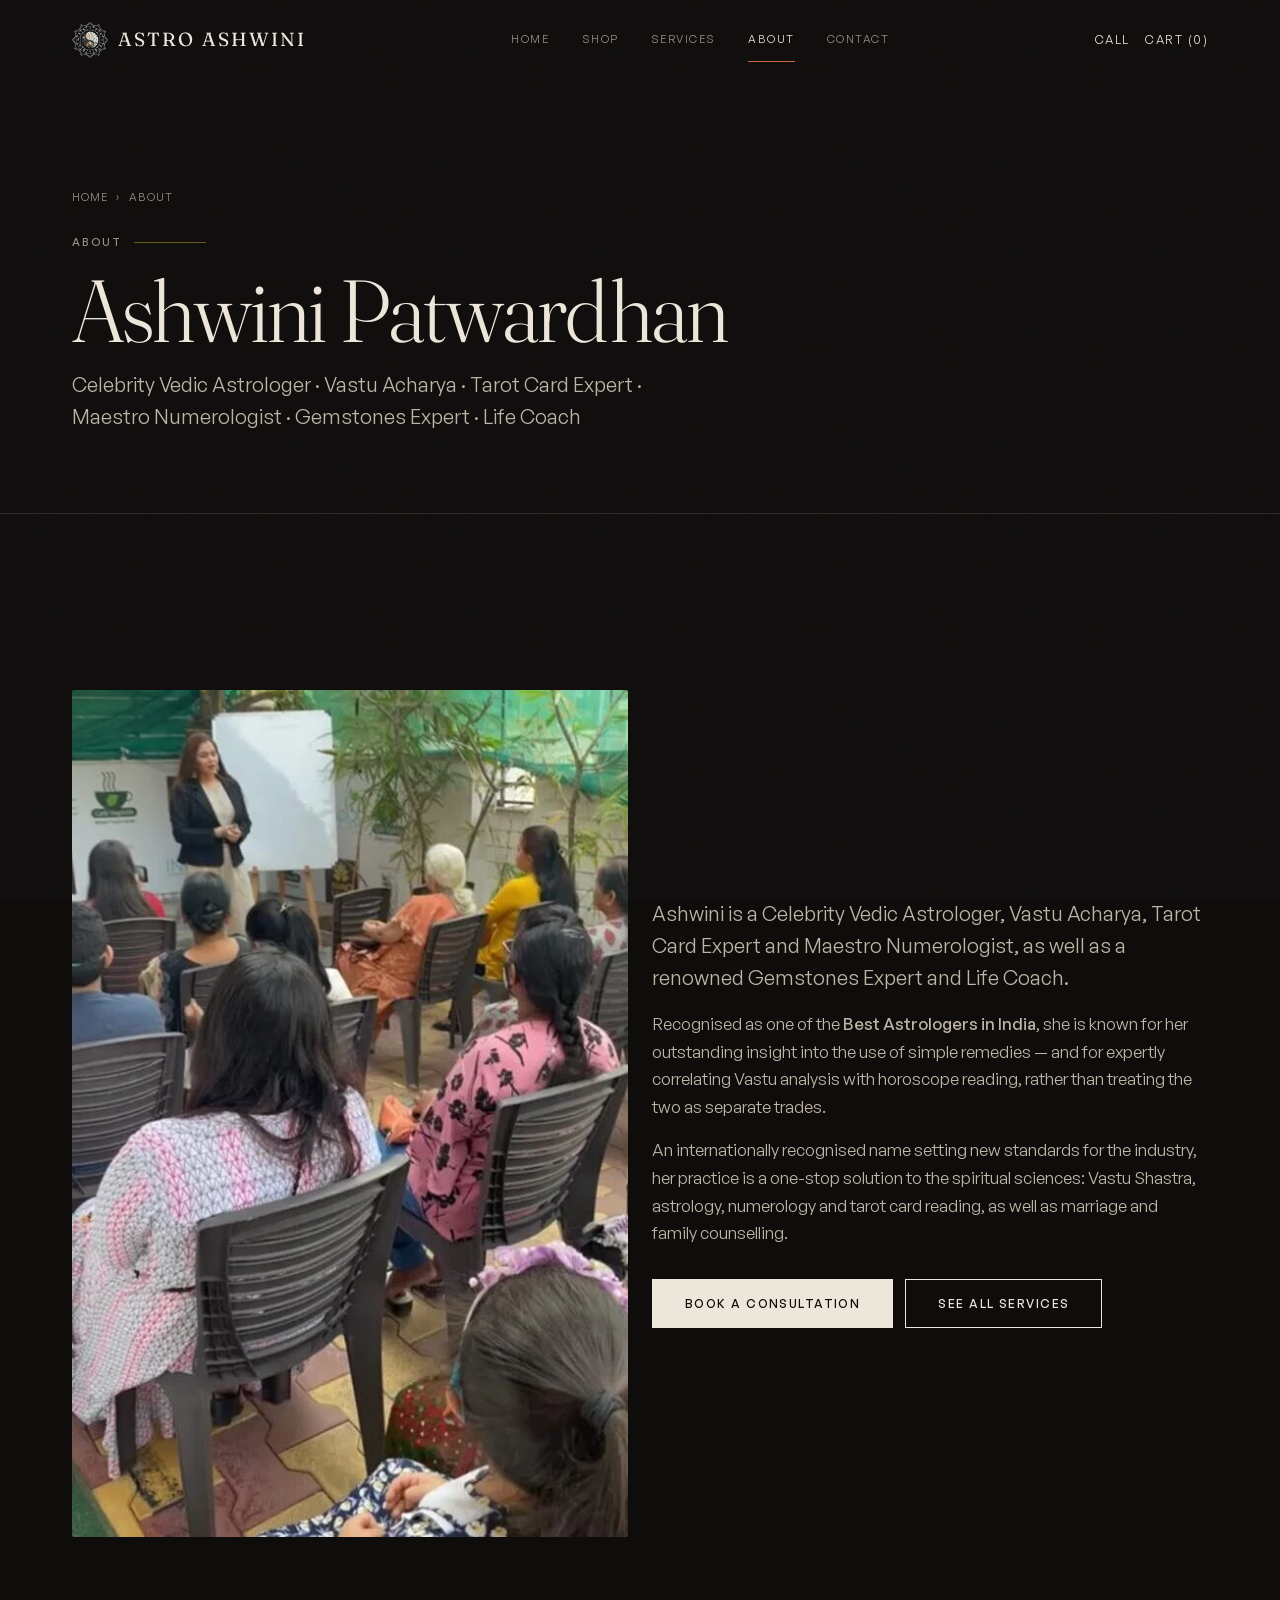
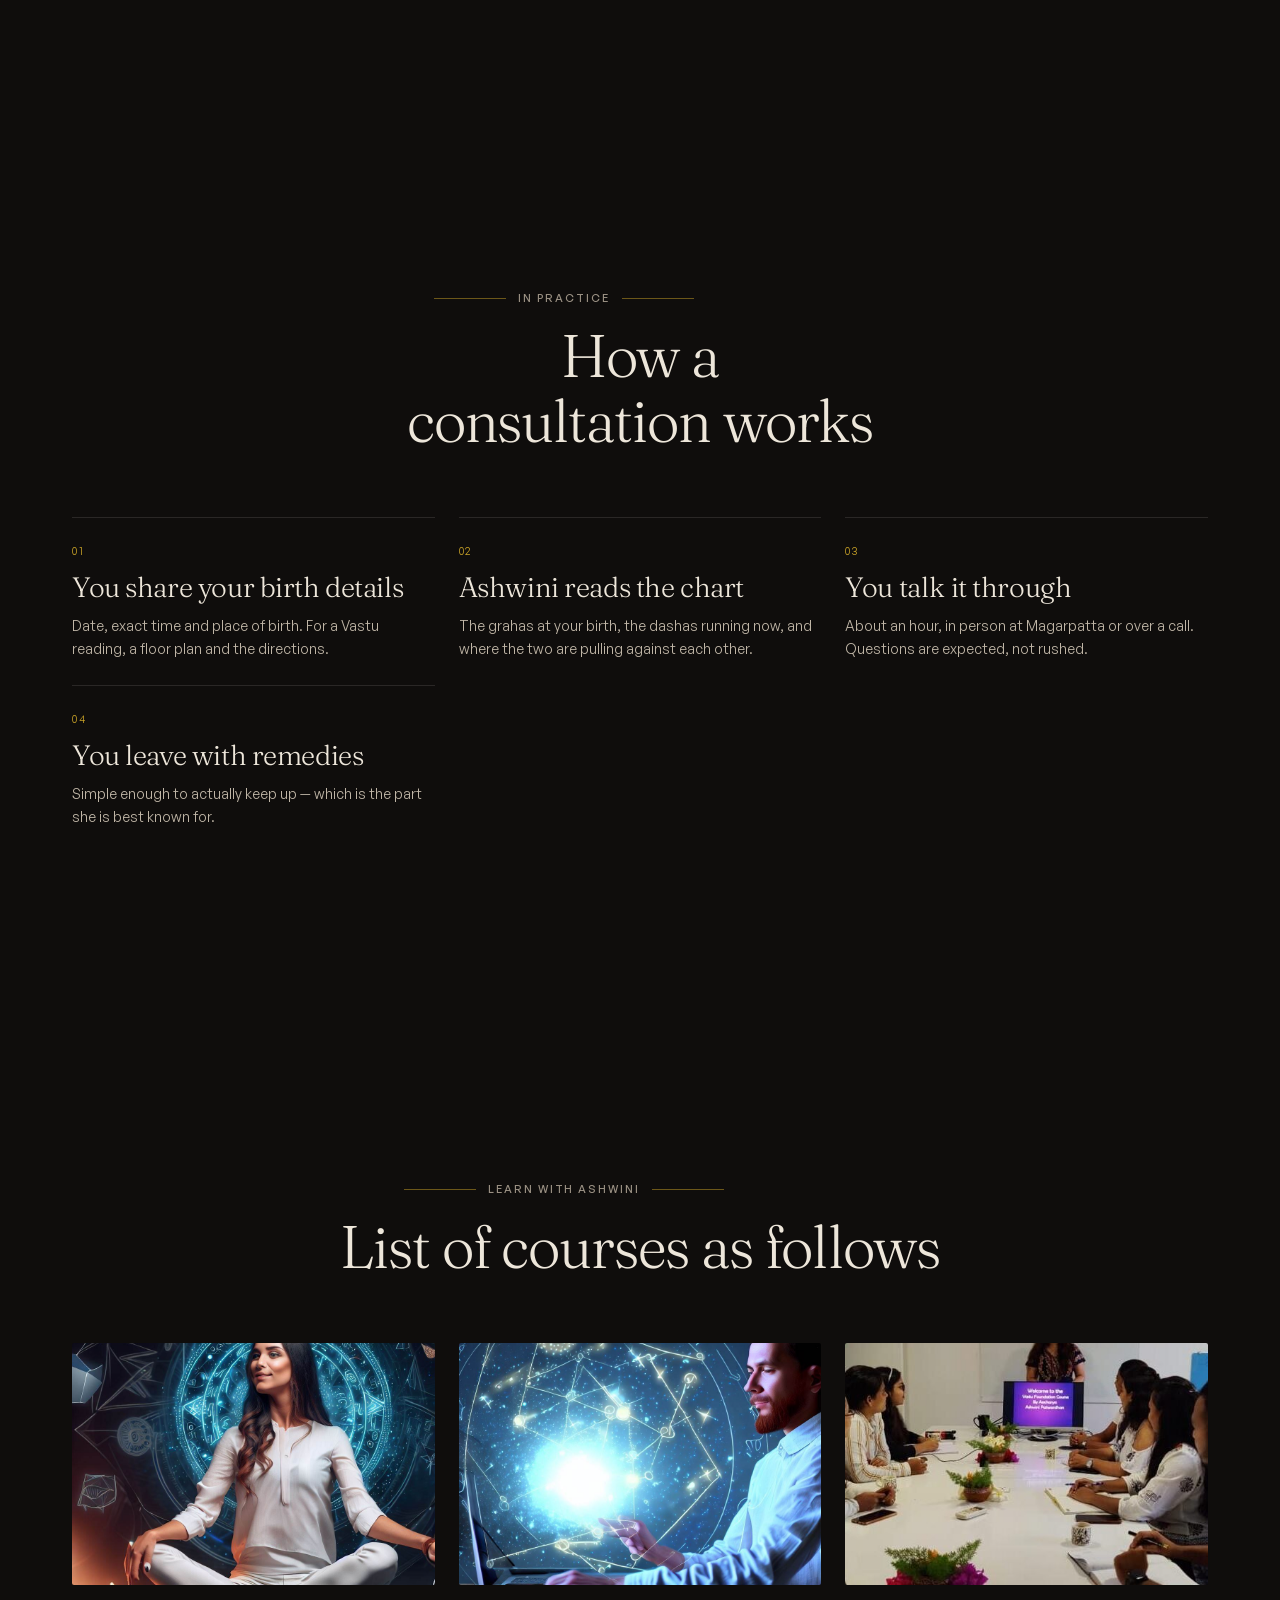
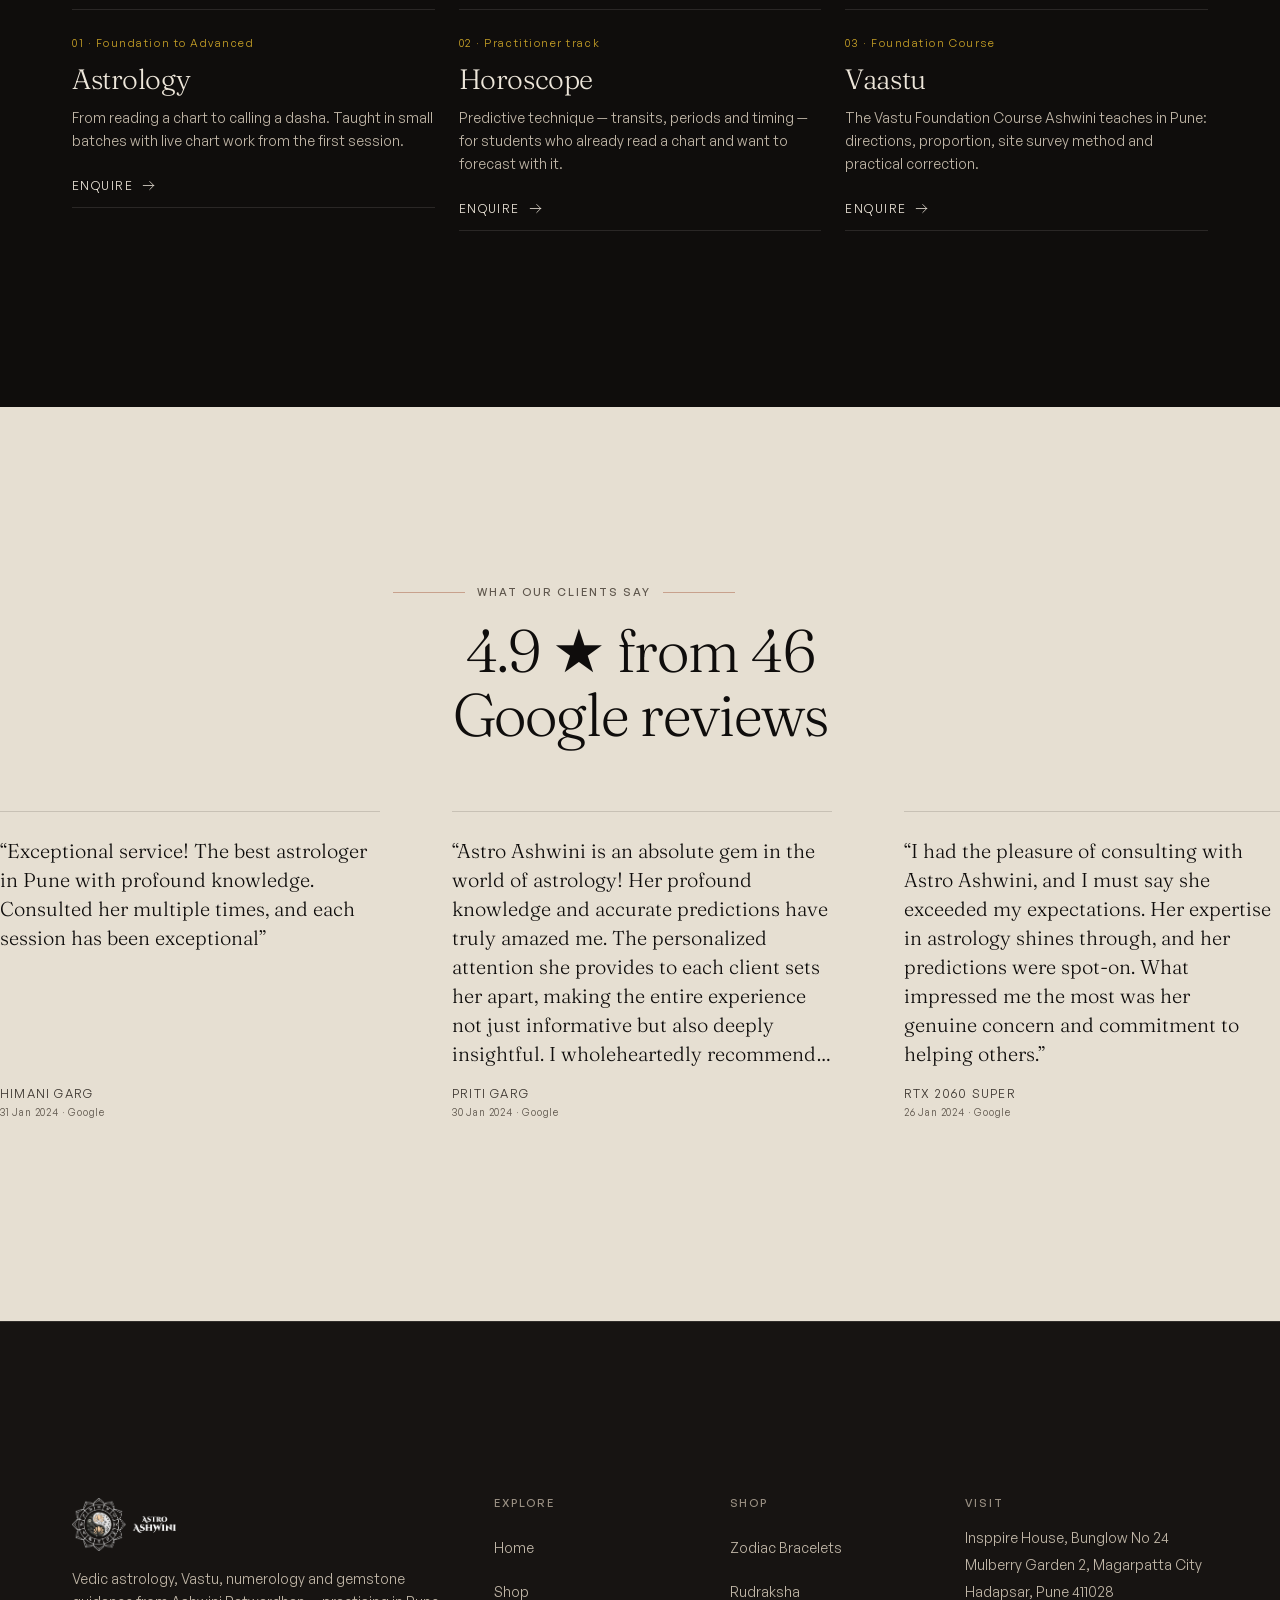
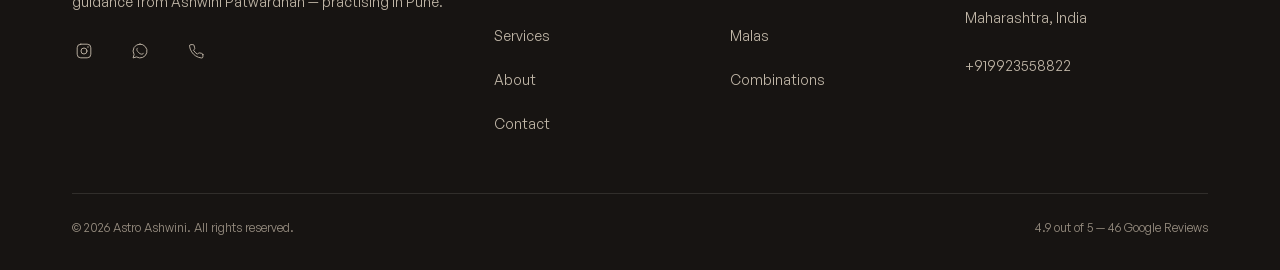
<file: about.html>
<!DOCTYPE html>
<html lang="en">
<head>
<meta charset="UTF-8">
<meta name="viewport" content="width=device-width,initial-scale=1,viewport-fit=cover">
<meta name="theme-color" content="#0F0D0C">
<title>About Ashwini Patwardhan — Vedic Astrologer &amp; Vastu Acharya, Pune</title>
<meta name="description" content="Ashwini Patwardhan is a Celebrity Vedic Astrologer, Vastu Acharya, Tarot Card Expert, Maestro Numerologist and Gemstones Expert based in Magarpatta City, Pune.">
<meta name="robots" content="noindex,nofollow">
<meta property="og:type" content="website">
<meta property="og:title" content="About Ashwini Patwardhan — Vedic Astrologer &amp; Vastu Acharya, Pune">
<meta property="og:description" content="Ashwini Patwardhan is a Celebrity Vedic Astrologer, Vastu Acharya, Tarot Card Expert, Maestro Numerologist and Gemstones Expert based in Magarpatta City, Pune.">
<meta property="og:image" content="https://astroashwini.com/assets/img/award-feature.jpg">
<meta name="twitter:card" content="summary_large_image">
<link rel="icon" href="assets/icons/favicon-32.png" sizes="32x32">
<link rel="apple-touch-icon" href="assets/icons/apple-touch-icon.png">
<link rel="manifest" href="manifest.webmanifest">
<meta name="apple-mobile-web-app-capable" content="yes">
<meta name="apple-mobile-web-app-status-bar-style" content="black-translucent">
<meta name="mobile-web-app-capable" content="yes">
<link rel="preload" as="font" type="font/woff2" href="assets/fonts/GeneralSans-variable.woff2" crossorigin>
<link rel="preload" as="font" type="font/woff2" href="assets/fonts/Fraunces-latin.woff2" crossorigin>
<link rel="stylesheet" href="assets/css/fonts.css">
<link rel="stylesheet" href="assets/css/app.css">

</head>
<body>

<main class="page">
  <section class="phead">
    <div class="wrap">
      <nav class="crumbs" aria-label="Breadcrumb"><a href="index.html">Home</a><span>›</span><span>About</span></nav>
      <p class="eyebrow">About</p>
      <h1>Ashwini Patwardhan</h1>
      <p class="lead mt-4">Celebrity Vedic Astrologer · Vastu Acharya · Tarot Card Expert · Maestro Numerologist · Gemstones Expert · Life Coach</p>
    </div>
  </section>

  <section class="section">
    <div class="wrap grid grid-2" style="align-items:center">
      <figure class="reveal" style="border-radius:2px;overflow:hidden">
        <img src="assets/img/ashwini-portrait.webp" alt="Ashwini Patwardhan" width="566" height="863" loading="lazy" decoding="async">
      </figure>
      <div class="reveal">
        <p class="lead">
          Ashwini is a Celebrity Vedic Astrologer, Vastu Acharya, Tarot Card Expert and Maestro
          Numerologist, as well as a renowned Gemstones Expert and Life Coach.
        </p>
        <p class="mt-4" style="color:var(--text-2)">
          Recognised as one of the <strong style="font-weight:500;color:var(--ink)">Best Astrologers in India</strong>, she is known for
          her outstanding insight into the use of simple remedies — and for expertly correlating Vastu
          analysis with horoscope reading, rather than treating the two as separate trades.
        </p>
        <p class="mt-4" style="color:var(--text-2)">
          An internationally recognised name setting new standards for the industry, her practice is a
          one-stop solution to the spiritual sciences: Vastu Shastra, astrology, numerology and tarot
          card reading, as well as marriage and family counselling.
        </p>
        <div class="row gap-3 mt-8" style="flex-wrap:wrap">
          <a class="btn btn--primary" href="contact.html">Book a consultation</a>
          <a class="btn btn--ghost" href="services.html">See all services</a>
        </div>
      </div>
    </div>
  </section>

  <section class="section">
    <div class="wrap">
      <header class="section-head is-center reveal">
        <p class="eyebrow is-center">In practice</p>
        <h2>How a consultation works</h2>
      </header>
      <div class="grid grid-3">
        <article class="item reveal"><span class="item__n">01</span><h3>You share your birth details</h3><p>Date, exact time and place of birth. For a Vastu reading, a floor plan and the directions.</p></article>
        <article class="item reveal"><span class="item__n">02</span><h3>Ashwini reads the chart</h3><p>The grahas at your birth, the dashas running now, and where the two are pulling against each other.</p></article>
        <article class="item reveal"><span class="item__n">03</span><h3>You talk it through</h3><p>About an hour, in person at Magarpatta or over a call. Questions are expected, not rushed.</p></article>
        <article class="item reveal"><span class="item__n">04</span><h3>You leave with remedies</h3><p>Simple enough to actually keep up — which is the part she is best known for.</p></article>
      </div>
    </div>
  </section>

  <section class="section">
    <div class="wrap">
      <header class="section-head is-center reveal">
        <p class="eyebrow is-center">Learn with Ashwini</p>
        <h2>List of courses as follows</h2>
      </header>
      <div class="grid grid-3" id="courses-grid"></div>
    </div>
  </section>

  <section class="section band-light">
    <div class="wrap">
      <header class="section-head is-center reveal">
        <p class="eyebrow is-center">What our clients say</p>
        <h2>4.9 ★ from 46 Google reviews</h2>
      </header>
    </div>
    <div class="wrap"><div class="tscroll" id="reviews-scroll"></div></div>
  </section>
</main>

<noscript>
  <nav style="padding:1rem;text-align:center;background:#0e1c31">
    <a href="index.html" style="color:#f0c97a;margin:0 .5rem">Home</a>
    <a href="shop.html" style="color:#f0c97a;margin:0 .5rem">Shop</a>
    <a href="services.html" style="color:#f0c97a;margin:0 .5rem">Services</a>
    <a href="about.html" style="color:#f0c97a;margin:0 .5rem">About</a>
    <a href="contact.html" style="color:#f0c97a;margin:0 .5rem">Contact</a>
  </nav>
</noscript>
<script src="assets/js/config.js"></script>
<script src="assets/js/data.js"></script>
<script src="assets/js/icons.js"></script>
<script src="assets/js/app.js"></script>
<script src="assets/js/about.js"></script>
</body>
</html>
</file>
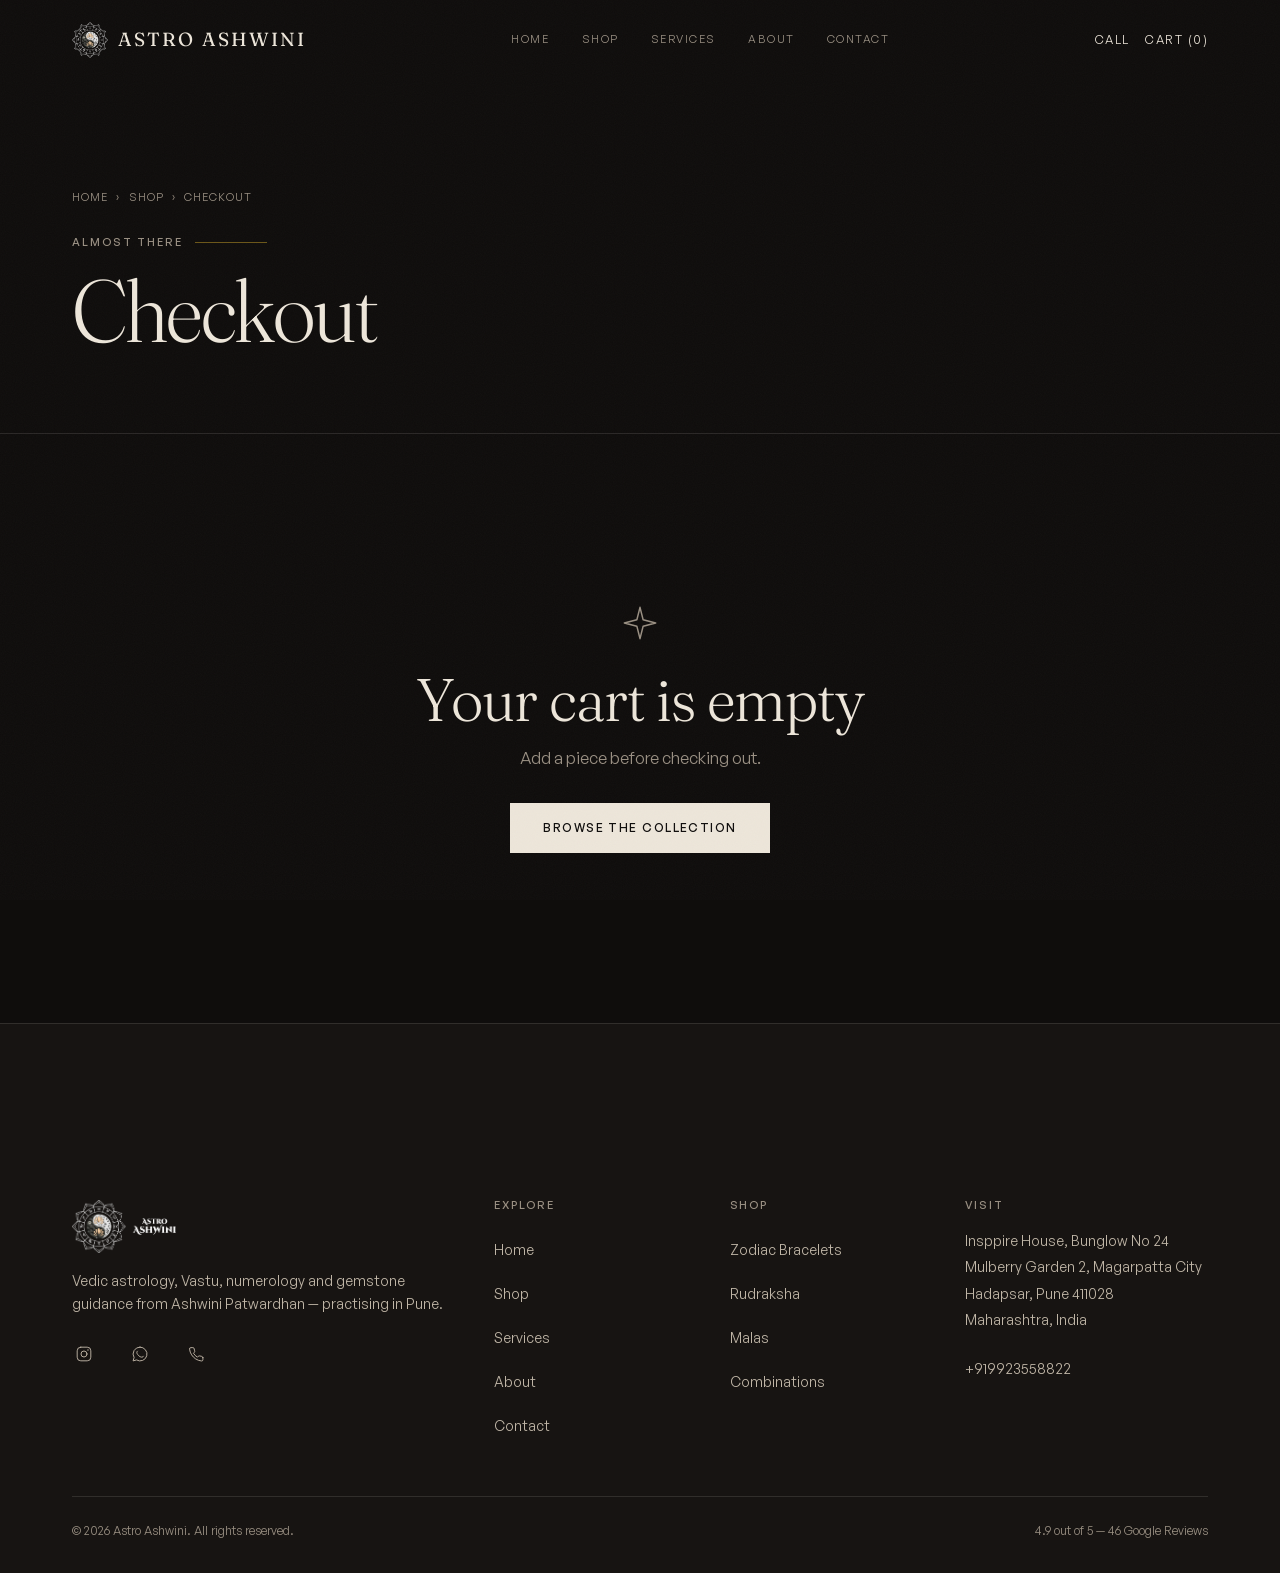
<file: checkout.html>
<!DOCTYPE html>
<html lang="en">
<head>
<meta charset="UTF-8">
<meta name="viewport" content="width=device-width,initial-scale=1,viewport-fit=cover">
<meta name="theme-color" content="#0F0D0C">
<title>Checkout | Astro Ashwini</title>
<meta name="description" content="Secure checkout for zodiac bracelets and certified Rudraksha from Astro Ashwini, Pune.">
<meta name="robots" content="noindex,nofollow">
<meta property="og:type" content="website">
<meta property="og:title" content="Checkout | Astro Ashwini">
<meta property="og:description" content="Secure checkout for zodiac bracelets and certified Rudraksha from Astro Ashwini, Pune.">
<meta property="og:image" content="https://astroashwini.com/assets/img/leo-lion.jpg">
<meta name="twitter:card" content="summary_large_image">
<link rel="icon" href="assets/icons/favicon-32.png" sizes="32x32">
<link rel="apple-touch-icon" href="assets/icons/apple-touch-icon.png">
<link rel="manifest" href="manifest.webmanifest">
<meta name="apple-mobile-web-app-capable" content="yes">
<meta name="apple-mobile-web-app-status-bar-style" content="black-translucent">
<meta name="mobile-web-app-capable" content="yes">
<link rel="preload" as="font" type="font/woff2" href="assets/fonts/GeneralSans-variable.woff2" crossorigin>
<link rel="preload" as="font" type="font/woff2" href="assets/fonts/Fraunces-latin.woff2" crossorigin>
<link rel="stylesheet" href="assets/css/fonts.css">
<link rel="stylesheet" href="assets/css/app.css">
</head>
<body>

<main class="page">
  <section class="phead">
    <div class="wrap">
      <nav class="crumbs" aria-label="Breadcrumb"><a href="index.html">Home</a><span>›</span><a href="shop.html">Shop</a><span>›</span><span>Checkout</span></nav>
      <p class="eyebrow">Almost there</p>
      <h1>Checkout</h1>
      
    </div>
  </section>

  <section class="section--tight section">
    <div class="wrap">
      <div class="grid grid-2" id="checkout" style="align-items:start">

        <div>
          <h2 style="font-size:var(--fs-lg);margin-bottom:var(--sp-5)">Delivery details</h2>
          <div class="field">
            <label for="f-name">Full name *</label>
            <input class="input" id="f-name" autocomplete="name"><span class="field__err"></span>
          </div>
          <div class="field">
            <label for="f-phone">Mobile number *</label>
            <input class="input" id="f-phone" type="tel" inputmode="numeric" autocomplete="tel" placeholder="10-digit mobile"><span class="field__err"></span>
          </div>
          <div class="field">
            <label for="f-email">Email</label>
            <input class="input" id="f-email" type="email" autocomplete="email"><span class="field__err"></span>
          </div>
          <div class="field">
            <label for="f-address">Delivery address *</label>
            <textarea class="textarea" id="f-address" autocomplete="street-address"></textarea><span class="field__err"></span>
          </div>
          <div class="grid grid-2" style="gap:var(--sp-3)">
            <div class="field">
              <label for="f-city">City *</label>
              <input class="input" id="f-city" autocomplete="address-level2"><span class="field__err"></span>
            </div>
            <div class="field">
              <label for="f-pin">PIN code *</label>
              <input class="input" id="f-pin" inputmode="numeric" autocomplete="postal-code"><span class="field__err"></span>
            </div>
          </div>

          <hr class="rule" style="margin-block:var(--sp-5)">
          <p class="muted" style="font-size:var(--fs-xs);letter-spacing:.12em;text-transform:uppercase;margin-bottom:var(--sp-4)">
            So Ashwini can check the piece suits your chart
          </p>
          <div class="grid grid-2" style="gap:var(--sp-3)">
            <div class="field">
              <label for="f-dob">Date of birth</label>
              <input class="input" id="f-dob" type="date">
            </div>
            <div class="field">
              <label for="f-sign">Zodiac sign</label>
              <select class="select" id="f-sign"></select>
            </div>
          </div>
          <div class="field">
            <label for="f-notes">Notes</label>
            <textarea class="textarea" id="f-notes" placeholder="Wrist size, gift wrapping, anything else"></textarea>
          </div>
        </div>

        <div>
          <h2 style="font-size:var(--fs-lg);margin-bottom:var(--sp-5)">Your order</h2>
          <div id="summary"></div>
          <button class="btn btn--primary btn--block mt-8" id="pay">Continue</button>
          <p class="muted center mt-4" style="font-size:var(--fs-xs)" id="paynote"></p>
          <p class="center mt-4"><a href="shop.html" class="clay" style="font-size:var(--fs-xs)">← Keep shopping</a></p>
        </div>

      </div>
    </div>
  </section>
</main>

<noscript>
  <nav style="padding:1rem;text-align:center;background:#0e1c31">
    <a href="index.html" style="color:#f0c97a;margin:0 .5rem">Home</a>
    <a href="shop.html" style="color:#f0c97a;margin:0 .5rem">Shop</a>
    <a href="services.html" style="color:#f0c97a;margin:0 .5rem">Services</a>
    <a href="about.html" style="color:#f0c97a;margin:0 .5rem">About</a>
    <a href="contact.html" style="color:#f0c97a;margin:0 .5rem">Contact</a>
  </nav>
</noscript>
<script src="assets/js/config.js"></script>
<script src="assets/js/data.js"></script>
<script src="assets/js/icons.js"></script>
<script src="assets/js/app.js"></script>
<script src="assets/js/checkout.js"></script>
</body>
</html>
</file>
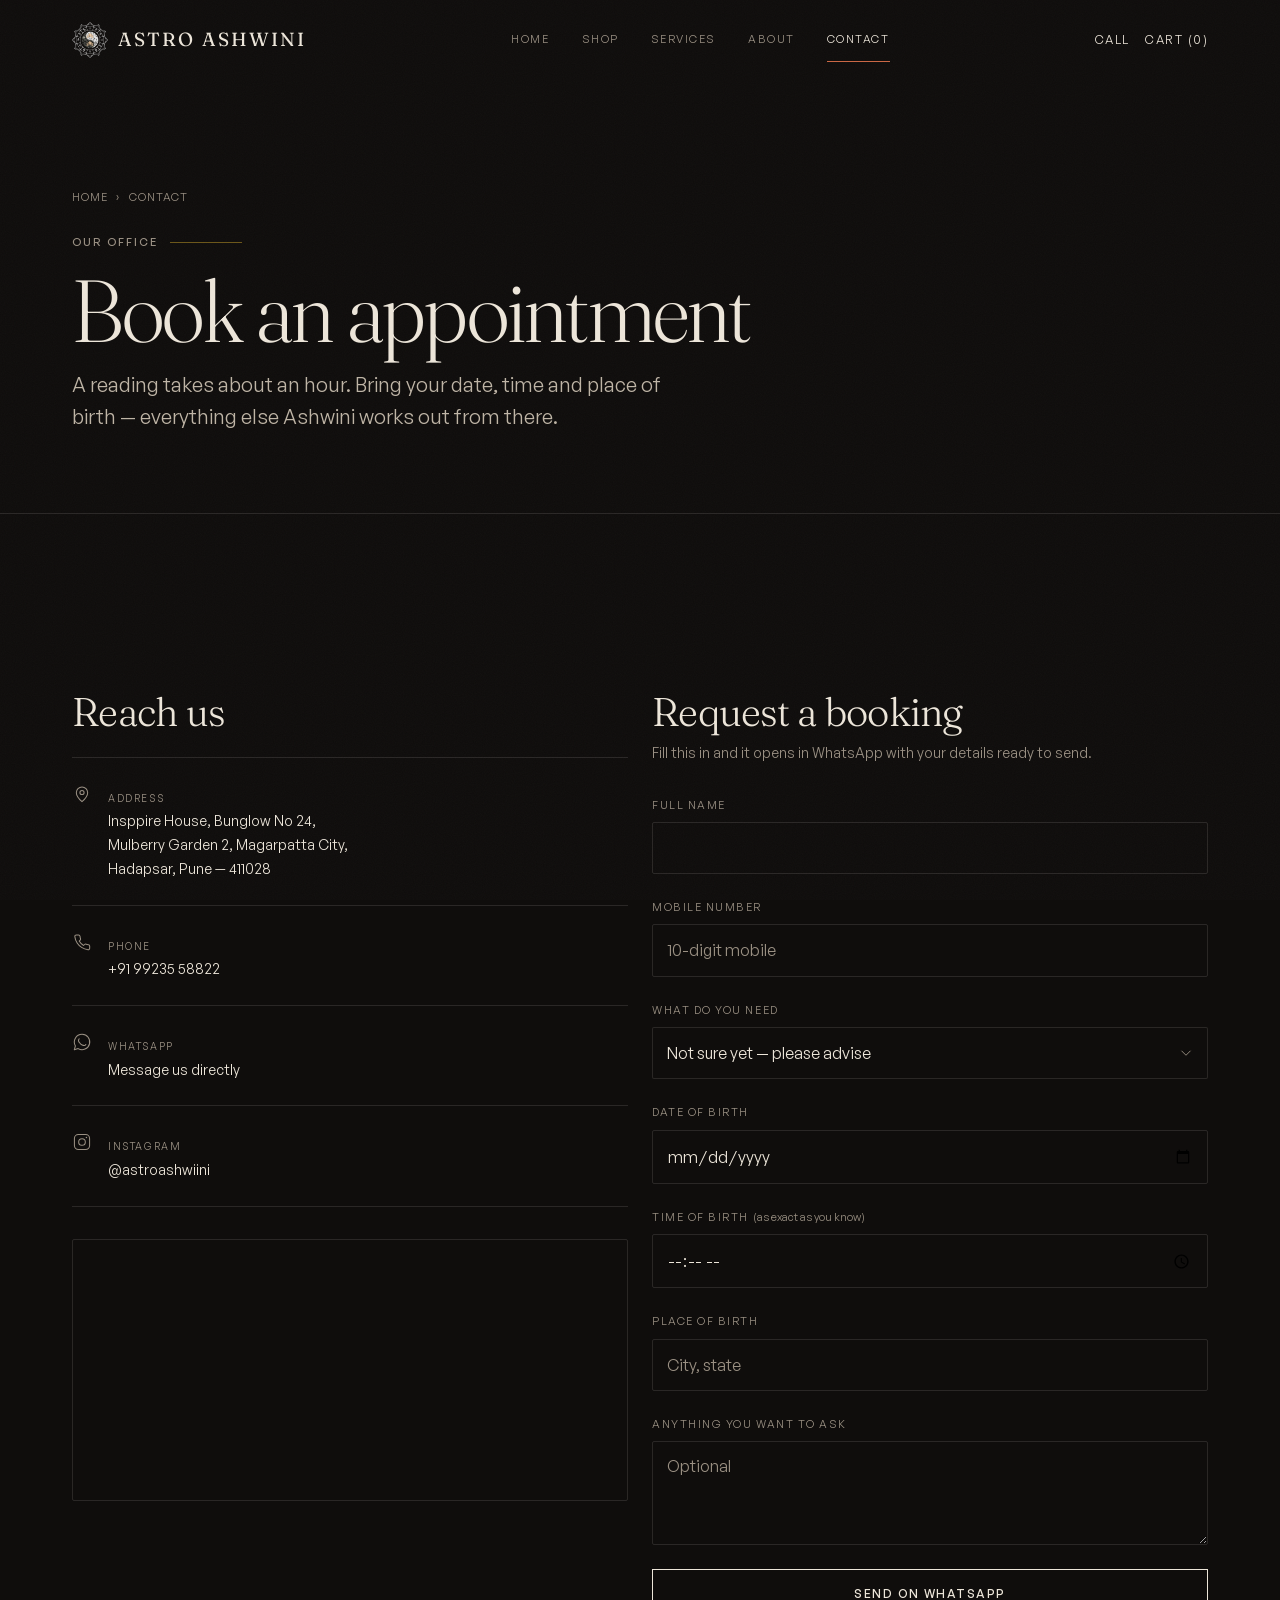
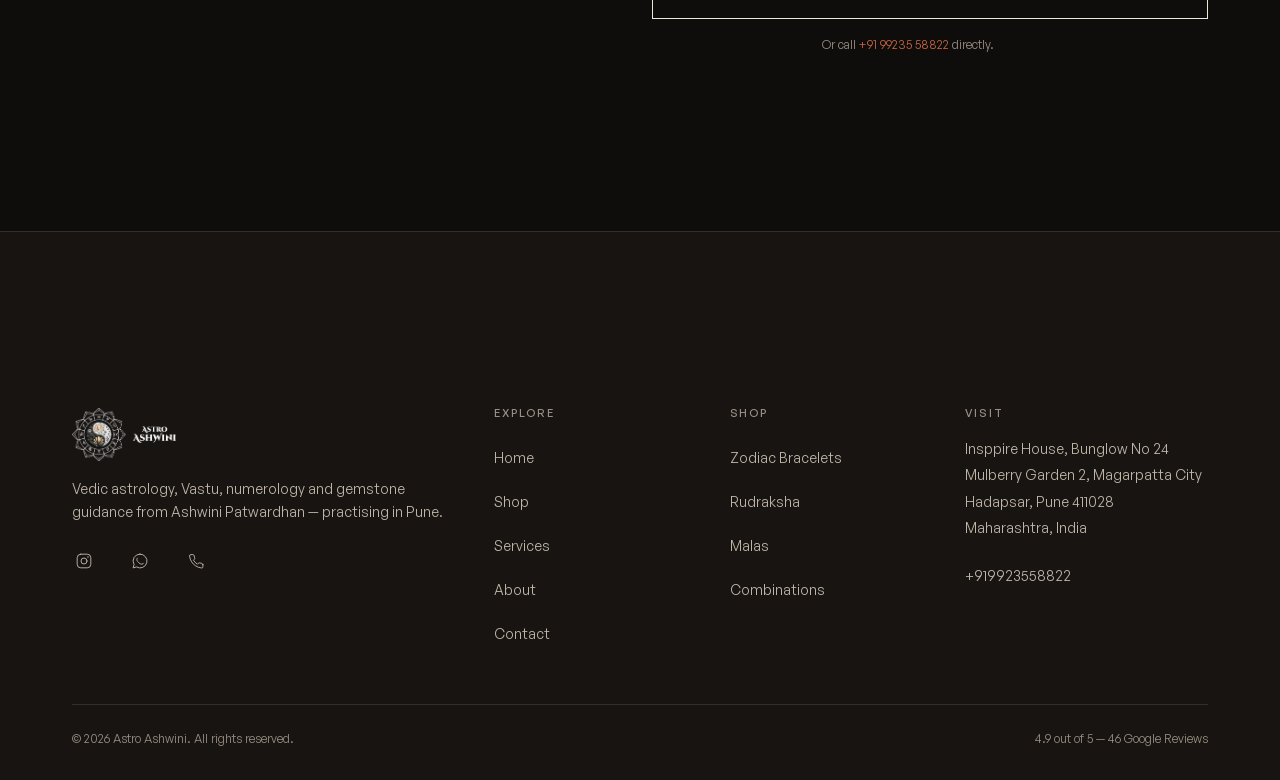
<file: contact.html>
<!DOCTYPE html>
<html lang="en">
<head>
<meta charset="UTF-8">
<meta name="viewport" content="width=device-width,initial-scale=1,viewport-fit=cover">
<meta name="theme-color" content="#0F0D0C">
<title>Contact &amp; Book an Appointment | Astro Ashwini, Magarpatta Pune</title>
<meta name="description" content="Book a consultation with Ashwini Patwardhan. Insppire House, Mulberry Garden 2, Magarpatta City, Hadapsar, Pune 411028. Call +91 99235 58822.">
<meta name="robots" content="noindex,nofollow">
<meta property="og:type" content="website">
<meta property="og:title" content="Contact &amp; Book an Appointment | Astro Ashwini, Magarpatta Pune">
<meta property="og:description" content="Book a consultation with Ashwini Patwardhan. Insppire House, Mulberry Garden 2, Magarpatta City, Hadapsar, Pune 411028. Call +91 99235 58822.">
<meta property="og:image" content="https://astroashwini.com/assets/img/leo-lion.jpg">
<meta name="twitter:card" content="summary_large_image">
<link rel="icon" href="assets/icons/favicon-32.png" sizes="32x32">
<link rel="apple-touch-icon" href="assets/icons/apple-touch-icon.png">
<link rel="manifest" href="manifest.webmanifest">
<meta name="apple-mobile-web-app-capable" content="yes">
<meta name="apple-mobile-web-app-status-bar-style" content="black-translucent">
<meta name="mobile-web-app-capable" content="yes">
<link rel="preload" as="font" type="font/woff2" href="assets/fonts/GeneralSans-variable.woff2" crossorigin>
<link rel="preload" as="font" type="font/woff2" href="assets/fonts/Fraunces-latin.woff2" crossorigin>
<link rel="stylesheet" href="assets/css/fonts.css">
<link rel="stylesheet" href="assets/css/app.css">

</head>
<body>

<main class="page">
  <section class="phead">
    <div class="wrap">
      <nav class="crumbs" aria-label="Breadcrumb"><a href="index.html">Home</a><span>›</span><span>Contact</span></nav>
      <p class="eyebrow">Our office</p>
      <h1>Book an appointment</h1>
      <p class="lead mt-4">A reading takes about an hour. Bring your date, time and place of birth — everything else Ashwini works out from there.</p>
    </div>
  </section>

  <section class="section">
    <div class="wrap grid grid-2" style="align-items:start">

      <div class="reveal">
        <h2 style="font-size:var(--fs-xl);margin-bottom:var(--sp-5)">Reach us</h2>

        <a class="contact-row" href="https://maps.google.com/?q=Insppire+House+Mulberry+Garden+2+Magarpatta+City+Hadapsar+Pune+411028"
           target="_blank" rel="noopener noreferrer">
          <svg class="ic" aria-hidden="true"><use href="#i-pin"/></svg>
          <span>
            <span class="spec__k">Address</span>
            <span class="spec__v">Insppire House, Bunglow No 24,<br>Mulberry Garden 2, Magarpatta City,<br>Hadapsar, Pune — 411028</span>
          </span>
        </a>

        <a class="contact-row" href="tel:+919923558822">
          <svg class="ic" aria-hidden="true"><use href="#i-phone"/></svg>
          <span><span class="spec__k">Phone</span><span class="spec__v">+91 99235 58822</span></span>
        </a>

        <a class="contact-row" href="https://wa.me/919923558822" target="_blank" rel="noopener noreferrer">
          <svg class="ic" aria-hidden="true"><use href="#i-wa"/></svg>
          <span><span class="spec__k">WhatsApp</span><span class="spec__v">Message us directly</span></span>
        </a>

        <a class="contact-row" href="https://www.instagram.com/astroashwiini/" target="_blank" rel="noopener noreferrer">
          <svg class="ic" aria-hidden="true"><use href="#i-insta"/></svg>
          <span><span class="spec__k">Instagram</span><span class="spec__v">@astroashwiini</span></span>
        </a>

        <div class="mt-8" style="overflow:hidden;border-radius:2px;border:1px solid var(--hair)">
          <iframe
            title="Astro Ashwini — Magarpatta City, Pune"
            src="https://www.google.com/maps?q=Mulberry%20Garden%202%20Magarpatta%20City%20Hadapsar%20Pune%20411028&output=embed"
            width="100%" height="260" style="border:0;display:block" loading="lazy"
            referrerpolicy="no-referrer-when-downgrade" allowfullscreen></iframe>
        </div>
      </div>

      <div class="reveal">
        <h2 style="font-size:var(--fs-xl);margin-bottom:var(--sp-2)">Request a booking</h2>
        <p class="muted" style="font-size:var(--fs-sm);margin-bottom:var(--sp-6)">
          Fill this in and it opens in WhatsApp with your details ready to send.
        </p>
        <form id="booking" novalidate>
          <div class="field">
            <label for="b-name">Full name</label>
            <input class="input" id="b-name" name="name" autocomplete="name" required>
            <span class="field__err"></span>
          </div>
          <div class="field">
            <label for="b-phone">Mobile number</label>
            <input class="input" id="b-phone" name="phone" type="tel" inputmode="numeric" autocomplete="tel" placeholder="10-digit mobile" required>
            <span class="field__err"></span>
          </div>
          <div class="field">
            <label for="b-service">What do you need</label>
            <select class="select" id="b-service" name="service"></select>
          </div>
          <div class="field">
            <label for="b-dob">Date of birth</label>
            <input class="input" id="b-dob" name="dob" type="date">
            <span class="field__err"></span>
          </div>
          <div class="field">
            <label for="b-tob">Time of birth <span class="muted" style="text-transform:none;letter-spacing:0">(as exact as you know)</span></label>
            <input class="input" id="b-tob" name="tob" type="time">
          </div>
          <div class="field">
            <label for="b-pob">Place of birth</label>
            <input class="input" id="b-pob" name="pob" placeholder="City, state">
          </div>
          <div class="field">
            <label for="b-msg">Anything you want to ask</label>
            <textarea class="textarea" id="b-msg" name="msg" placeholder="Optional"></textarea>
          </div>
          <button class="btn btn--ghost btn--block" type="submit" id="b-send">Send on WhatsApp</button>
          <p class="muted center mt-4" style="font-size:var(--fs-xs)">
            Or call <a href="tel:+919923558822" class="clay">+91 99235 58822</a> directly.
          </p>
        </form>
      </div>
    </div>
  </section>
</main>

<noscript>
  <nav style="padding:1rem;text-align:center;background:#0e1c31">
    <a href="index.html" style="color:#f0c97a;margin:0 .5rem">Home</a>
    <a href="shop.html" style="color:#f0c97a;margin:0 .5rem">Shop</a>
    <a href="services.html" style="color:#f0c97a;margin:0 .5rem">Services</a>
    <a href="about.html" style="color:#f0c97a;margin:0 .5rem">About</a>
    <a href="contact.html" style="color:#f0c97a;margin:0 .5rem">Contact</a>
  </nav>
</noscript>
<script src="assets/js/config.js"></script>
<script src="assets/js/data.js"></script>
<script src="assets/js/icons.js"></script>
<script src="assets/js/app.js"></script>
<script src="assets/js/contact.js"></script>
</body>
</html>
</file>
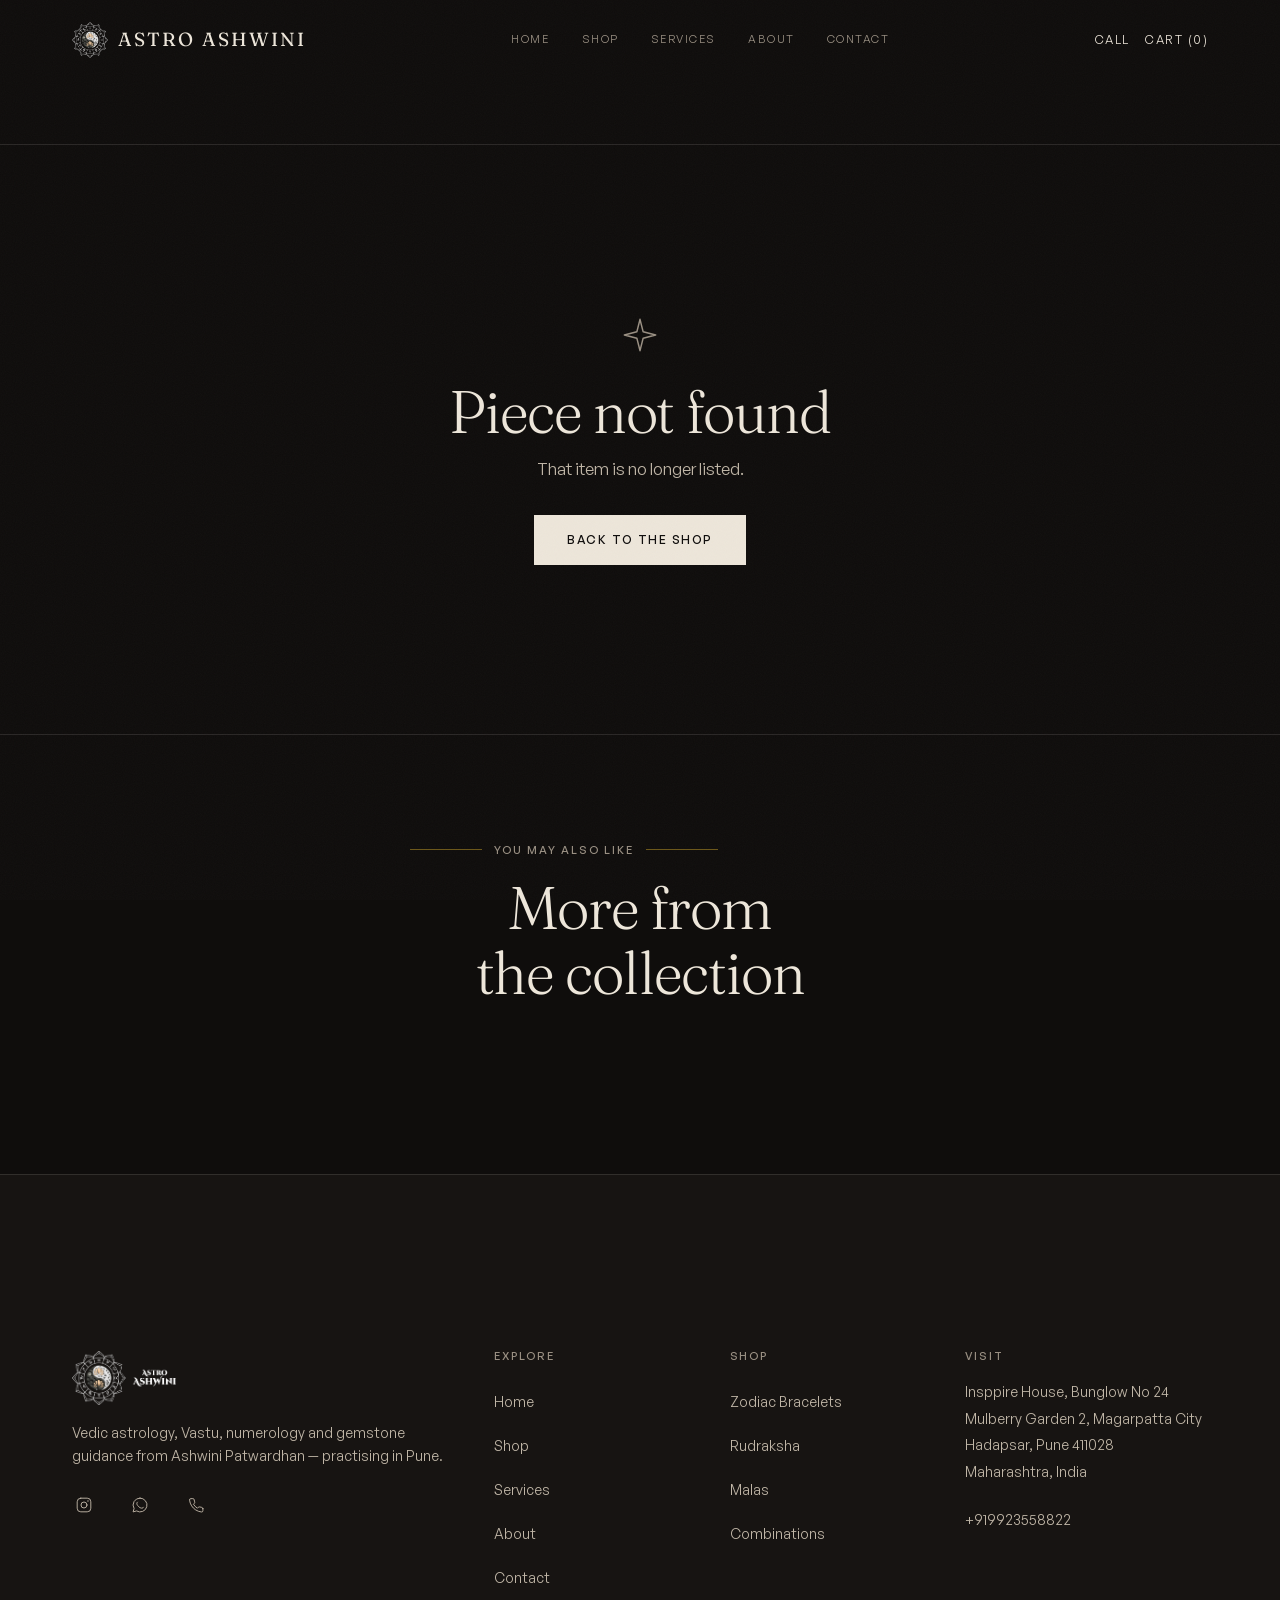
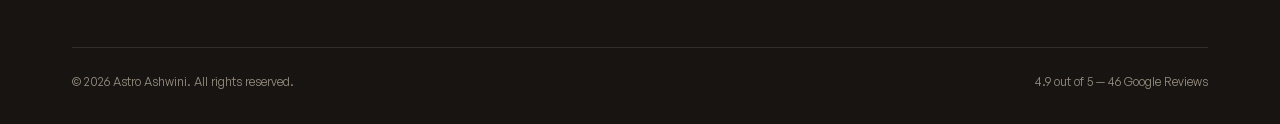
<file: product.html>
<!DOCTYPE html>
<html lang="en">
<head>
<meta charset="UTF-8">
<meta name="viewport" content="width=device-width,initial-scale=1,viewport-fit=cover">
<meta name="theme-color" content="#0F0D0C">
<title>Product — Astro Ashwini</title>
<meta name="description" content="Certified Rudraksha and zodiac gemstone bracelets, energised before dispatch by Ashwini Patwardhan, Pune.">
<meta name="robots" content="noindex,nofollow">
<meta property="og:type" content="website">
<meta property="og:title" content="Product — Astro Ashwini">
<meta property="og:description" content="Certified Rudraksha and zodiac gemstone bracelets, energised before dispatch by Ashwini Patwardhan, Pune.">
<meta property="og:image" content="https://astroashwini.com/assets/img/leo-lion.jpg">
<meta name="twitter:card" content="summary_large_image">
<link rel="icon" href="assets/icons/favicon-32.png" sizes="32x32">
<link rel="apple-touch-icon" href="assets/icons/apple-touch-icon.png">
<link rel="manifest" href="manifest.webmanifest">
<meta name="apple-mobile-web-app-capable" content="yes">
<meta name="apple-mobile-web-app-status-bar-style" content="black-translucent">
<meta name="mobile-web-app-capable" content="yes">
<link rel="preload" as="font" type="font/woff2" href="assets/fonts/GeneralSans-variable.woff2" crossorigin>
<link rel="preload" as="font" type="font/woff2" href="assets/fonts/Fraunces-latin.woff2" crossorigin>
<link rel="stylesheet" href="assets/css/fonts.css">
<link rel="stylesheet" href="assets/css/app.css">

</head>
<body>

<main class="page">
  <section class="phead" style="padding-block:var(--sp-5)">
    <div class="wrap"><nav class="crumbs" id="crumbs" aria-label="Breadcrumb"></nav></div>
  </section>

  <section class="section--tight section">
    <div class="wrap"><div class="pd" id="pd"></div></div>
  </section>

  <section class="section--tight section" style="border-top:1px solid var(--hair)">
    <div class="wrap">
      <header class="section-head is-center">
        <p class="eyebrow is-center">You may also like</p>
        <h2>More from the collection</h2>
      </header>
      <div class="grid grid-4" id="related"></div>
    </div>
  </section>
</main>

<noscript>
  <nav style="padding:1rem;text-align:center;background:#0e1c31">
    <a href="index.html" style="color:#f0c97a;margin:0 .5rem">Home</a>
    <a href="shop.html" style="color:#f0c97a;margin:0 .5rem">Shop</a>
    <a href="services.html" style="color:#f0c97a;margin:0 .5rem">Services</a>
    <a href="about.html" style="color:#f0c97a;margin:0 .5rem">About</a>
    <a href="contact.html" style="color:#f0c97a;margin:0 .5rem">Contact</a>
  </nav>
</noscript>
<script src="assets/js/config.js"></script>
<script src="assets/js/data.js"></script>
<script src="assets/js/icons.js"></script>
<script src="assets/js/app.js"></script>
<script src="assets/js/cards.js"></script>
<script src="assets/js/product.js"></script>
</body>
</html>
</file>
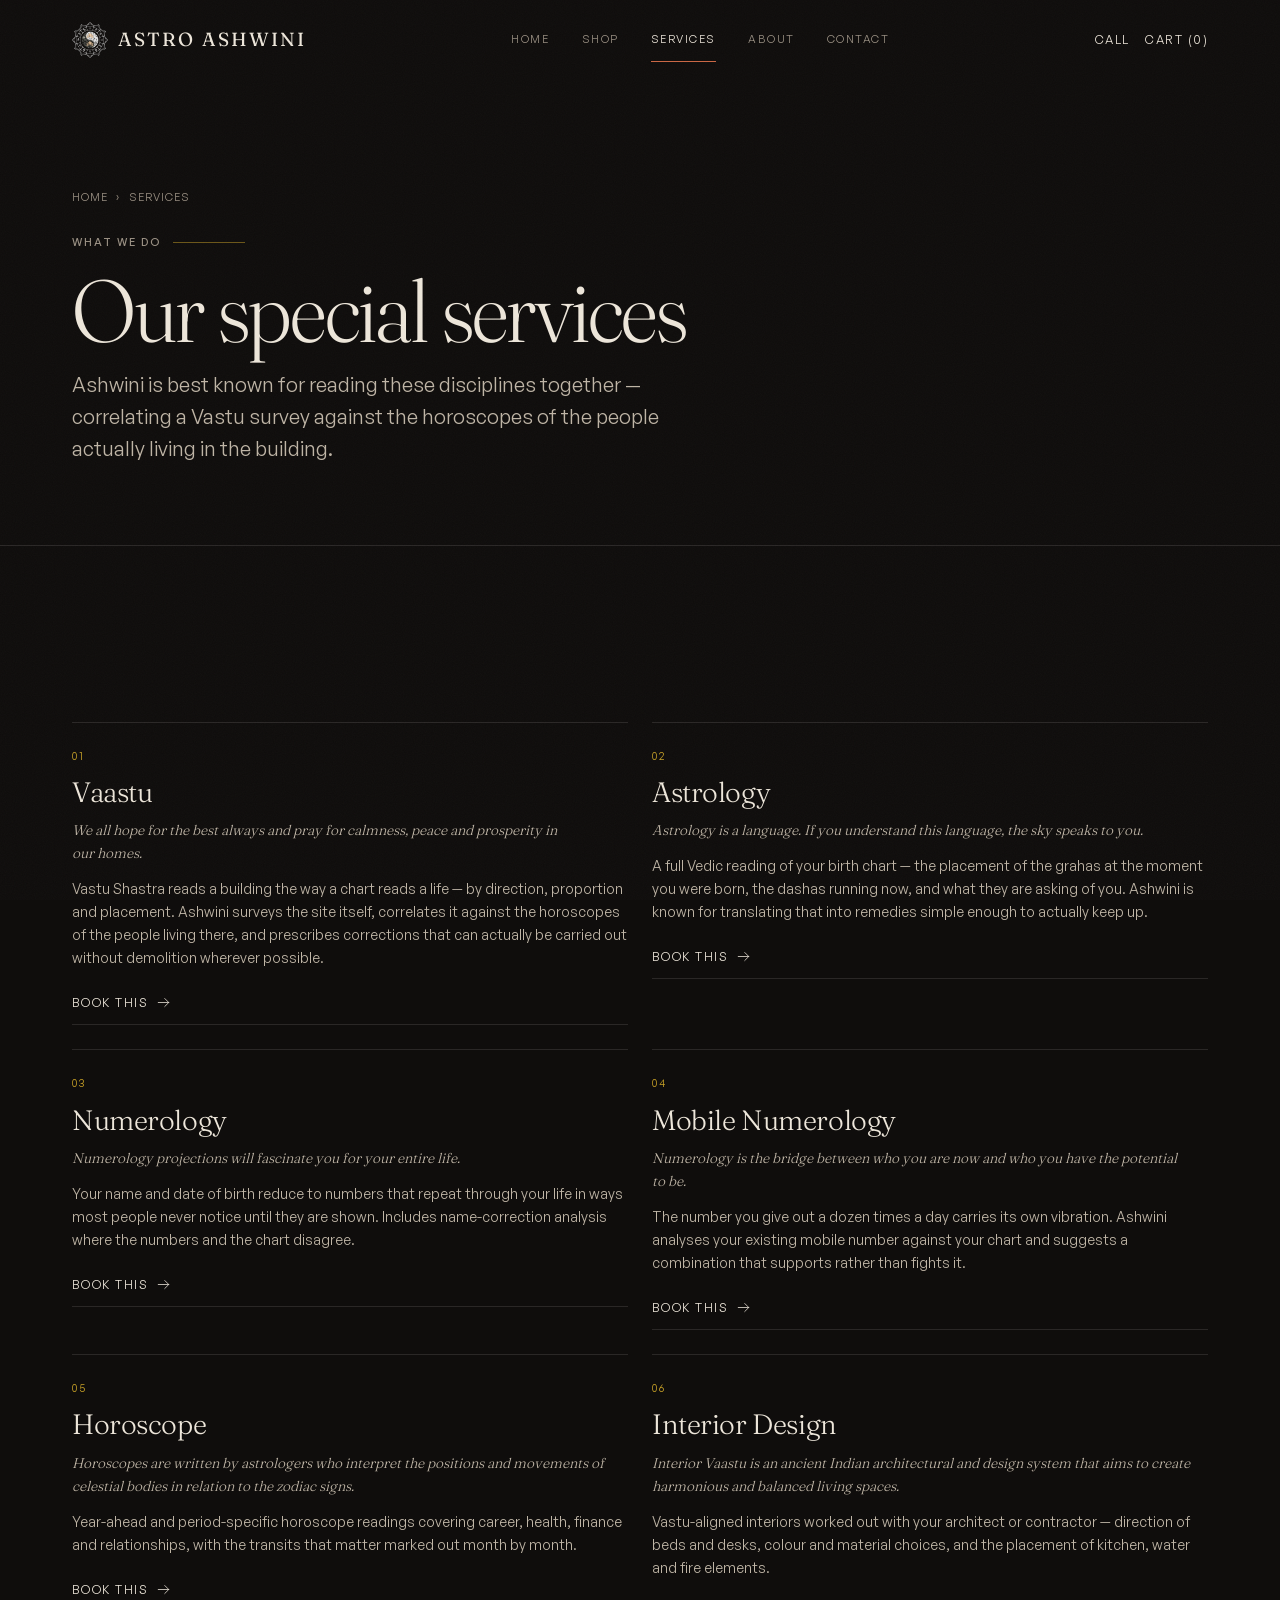
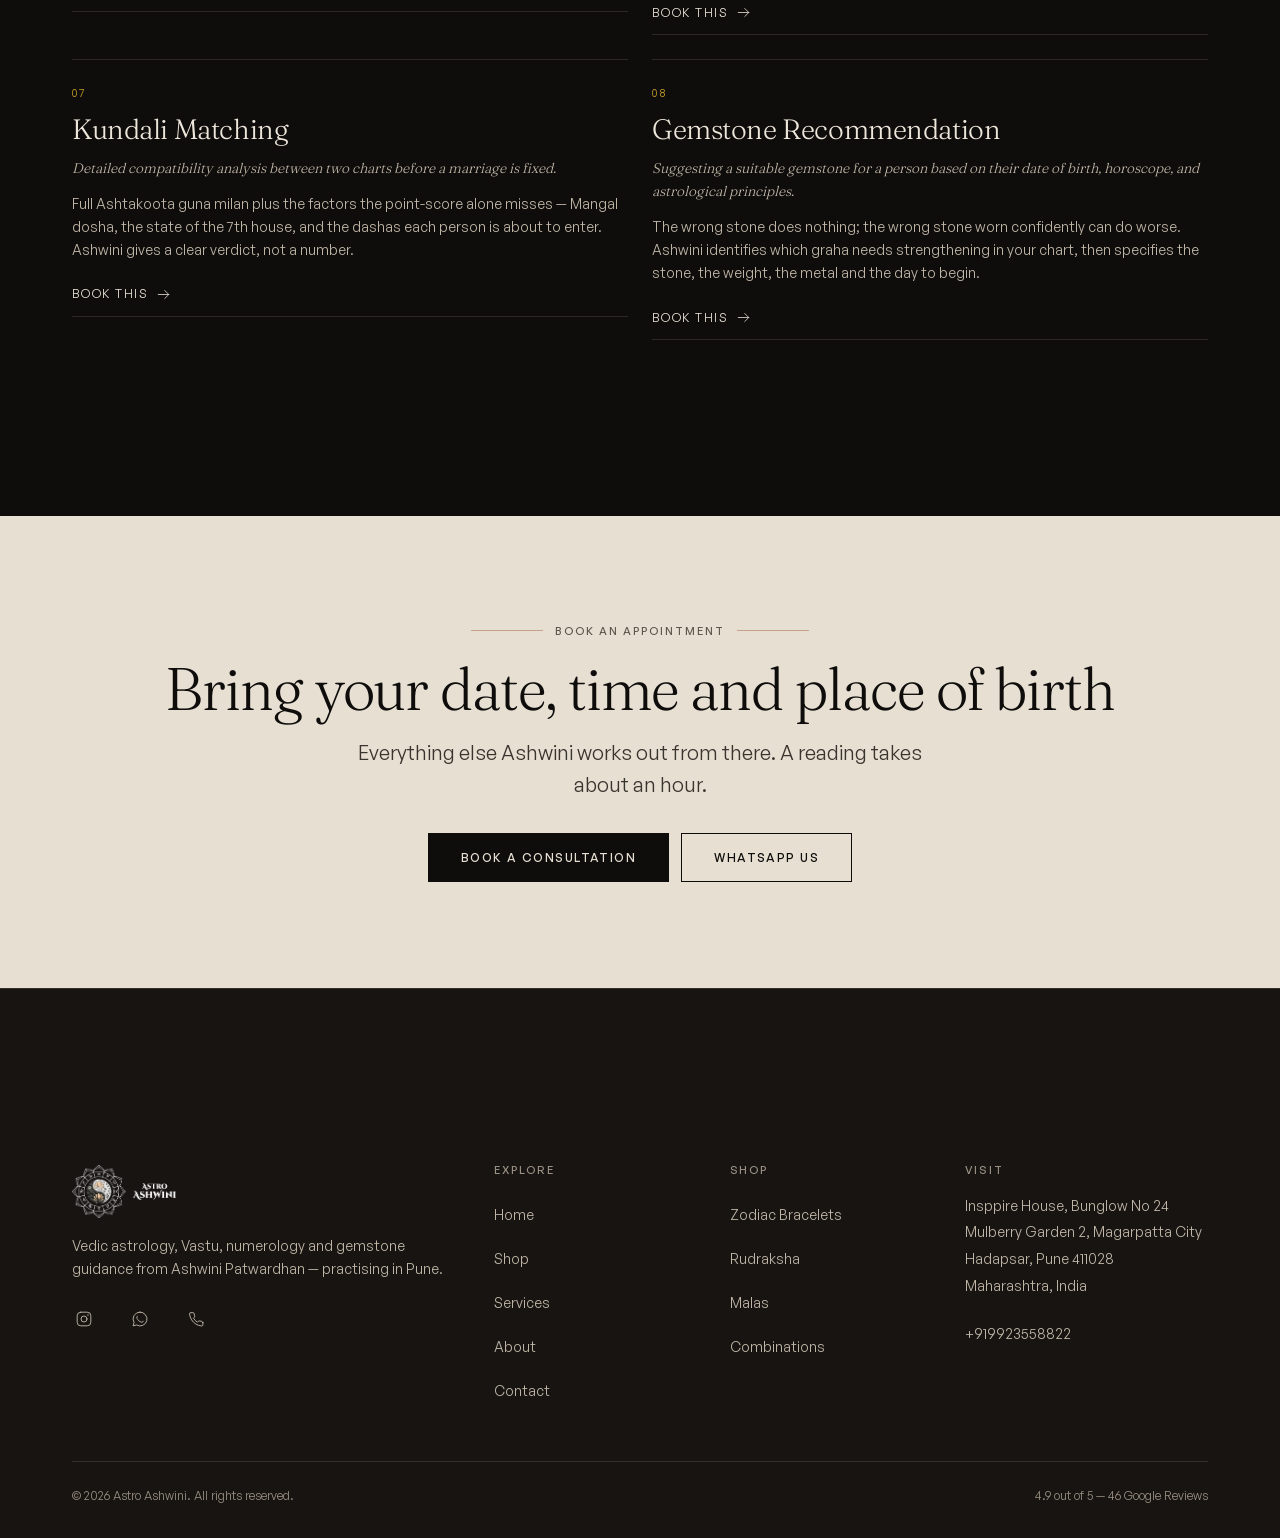
<file: services.html>
<!DOCTYPE html>
<html lang="en">
<head>
<meta charset="UTF-8">
<meta name="viewport" content="width=device-width,initial-scale=1,viewport-fit=cover">
<meta name="theme-color" content="#0F0D0C">
<title>Services — Vastu, Astrology, Numerology &amp; Gemstones | Astro Ashwini</title>
<meta name="description" content="Eight disciplines read together: Vastu Shastra, Vedic astrology, numerology, mobile numerology, horoscope, interior Vastu, Kundali matching and gemstone recommendation.">
<meta name="robots" content="noindex,nofollow">
<meta property="og:type" content="website">
<meta property="og:title" content="Services — Vastu, Astrology, Numerology &amp; Gemstones | Astro Ashwini">
<meta property="og:description" content="Eight disciplines read together: Vastu Shastra, Vedic astrology, numerology, mobile numerology, horoscope, interior Vastu, Kundali matching and gemstone recommendation.">
<meta property="og:image" content="https://astroashwini.com/assets/img/leo-lion.jpg">
<meta name="twitter:card" content="summary_large_image">
<link rel="icon" href="assets/icons/favicon-32.png" sizes="32x32">
<link rel="apple-touch-icon" href="assets/icons/apple-touch-icon.png">
<link rel="manifest" href="manifest.webmanifest">
<meta name="apple-mobile-web-app-capable" content="yes">
<meta name="apple-mobile-web-app-status-bar-style" content="black-translucent">
<meta name="mobile-web-app-capable" content="yes">
<link rel="preload" as="font" type="font/woff2" href="assets/fonts/GeneralSans-variable.woff2" crossorigin>
<link rel="preload" as="font" type="font/woff2" href="assets/fonts/Fraunces-latin.woff2" crossorigin>
<link rel="stylesheet" href="assets/css/fonts.css">
<link rel="stylesheet" href="assets/css/app.css">

</head>
<body>

<main class="page">
  <section class="phead">
    <div class="wrap">
      <nav class="crumbs" aria-label="Breadcrumb"><a href="index.html">Home</a><span>›</span><span>Services</span></nav>
      <p class="eyebrow">What we do</p>
      <h1>Our special services</h1>
      <p class="lead mt-4">Ashwini is best known for reading these disciplines together — correlating a Vastu survey against the horoscopes of the people actually living in the building.</p>
    </div>
  </section>

  <section class="section">
    <div class="wrap"><div class="grid grid-2" id="svc-list"></div></div>
  </section>

  <section class="section--tight section band-light">
    <div class="wrap center">
      <p class="eyebrow is-center">Book an appointment</p>
      <h2>Bring your date, time and place of birth</h2>
      <p class="lead mt-4" style="max-width:52ch;margin-inline:auto">Everything else Ashwini works out from there. A reading takes about an hour.</p>
      <div class="row gap-3 mt-8" style="justify-content:center;flex-wrap:wrap">
        <a class="btn btn--primary" href="contact.html">Book a consultation</a>
        <a class="btn btn--ghost" href="https://wa.me/919923558822" target="_blank" rel="noopener noreferrer">WhatsApp us</a>
      </div>
    </div>
  </section>
</main>

<noscript>
  <nav style="padding:1rem;text-align:center;background:#0e1c31">
    <a href="index.html" style="color:#f0c97a;margin:0 .5rem">Home</a>
    <a href="shop.html" style="color:#f0c97a;margin:0 .5rem">Shop</a>
    <a href="services.html" style="color:#f0c97a;margin:0 .5rem">Services</a>
    <a href="about.html" style="color:#f0c97a;margin:0 .5rem">About</a>
    <a href="contact.html" style="color:#f0c97a;margin:0 .5rem">Contact</a>
  </nav>
</noscript>
<script src="assets/js/config.js"></script>
<script src="assets/js/data.js"></script>
<script src="assets/js/icons.js"></script>
<script src="assets/js/app.js"></script>
<script src="assets/js/services.js"></script>
</body>
</html>
</file>
<file: assets/css/fonts.css>
/* Self-hosted variable fonts. No third-party requests.
   Fraunces  — display. Axes: opsz (optical size), wght, SOFT (warmth).
   General Sans — UI. Variable 200-700. */

@font-face{
  font-family:'Fraunces';
  font-style:normal;
  font-weight:300 500;
  font-display:swap;
  src:url('../fonts/Fraunces-latin-ext.woff2') format('woff2');
  unicode-range:U+0100-02BA, U+02BD-02C5, U+02C7-02CC, U+02CE-02D7, U+02DD-02FF, U+0304, U+0308, U+0329, U+1D00-1DBF, U+1E00-1E9F, U+1EF2-1EFF, U+2020, U+20A0-20AB, U+20AD-20C0, U+2113, U+2C60-2C7F, U+A720-A7FF;
}
@font-face{
  font-family:'Fraunces';
  font-style:normal;
  font-weight:300 500;
  font-display:swap;
  src:url('../fonts/Fraunces-latin.woff2') format('woff2');
  unicode-range:U+0000-00FF, U+0131, U+0152-0153, U+02BB-02BC, U+02C6, U+02DA, U+02DC, U+0304, U+0308, U+0329, U+2000-206F, U+20AC, U+2122, U+2191, U+2193, U+2212, U+2215, U+FEFF, U+FFFD;
}
@font-face{
  font-family:'General Sans';
  font-style:normal;
  font-weight:200 700;
  font-display:swap;
  src:url('../fonts/GeneralSans-variable.woff2') format('woff2');
}
</file>
<file: assets/css/app.css>
/* ═══════════════════════════════════════════════════════════════
   ASTRO ASHWINI — EDITORIAL DESIGN SYSTEM
   Light, warm, restrained. Hairlines not boxes. Accent as
   punctuation. Mobile-first, 280px → 4K, iOS safe areas.
   ═══════════════════════════════════════════════════════════════ */

/* ───────── 1. TOKENS ───────── */
:root{
  /* Surfaces — warm black, never navy */
  --night:#0F0D0C;        /* page base */
  --night-2:#171412;      /* image wells, ghost frames, alternating bands */
  --night-3:#201B18;      /* raised — cart sheet, sticky buy bar */

  /* Text on dark */
  --bone:#EDE6DA;         /* 15.63 on --night */
  --bone-soft:#BFB5A6;    /*  9.58 */
  --muted:#9A9083;        /*  6.18 — AA on all three dark surfaces */
  --faint:#6B6258;        /* decoration only, never text */

  /* Accent — brightened from #C25A36 so small text clears 4.5
     on the raised surface too (4.52 on --night-3) */
  --clay:#CB6744;
  --clay-dp:#9C4527;      /* pressed, and the accent on the light band */
  --brass:#C9A227;        /* hairlines, eyebrow rules, numerals (8.01) */

  /* Light band — one per page */
  --band:#E6DFD2;
  --band-2:#DCD4C6;
  --band-ink:#0F0D0C;     /* 14.63 on --band */
  --band-soft:#3A342E;    /*  9.27 */
  --band-muted:#5F574D;   /*  5.36 */

  /* Hairlines */
  --hair:rgba(237,230,218,.12);
  --hair-band:rgba(15,13,12,.14);

  /* Status — brightened for the dark base where needed */
  --ok:#5A8F6B;           /* 5.15 */
  --warn:#C2933A;         /* 6.95 */
  --err:#CA675B;          /* 5.17, up from #C4574A which sat at 4.44 */

  /* Type */
  --display:'Fraunces',Georgia,'Times New Roman',serif;
  --ui:'General Sans',system-ui,-apple-system,'Segoe UI',Roboto,sans-serif;
  --deva:'Noto Sans Devanagari',var(--ui);

  --fs-xs:clamp(.6875rem,.66rem + .12vw,.75rem);
  --fs-sm:clamp(.8125rem,.79rem + .11vw,.875rem);
  --fs-base:clamp(1rem,.98rem + .08vw,1.0625rem);
  --fs-md:clamp(1.125rem,1.07rem + .24vw,1.25rem);
  --fs-lg:clamp(1.375rem,1.2rem + .78vw,1.75rem);
  --fs-xl:clamp(1.75rem,1.4rem + 1.56vw,2.5rem);
  --fs-2xl:clamp(2.25rem,1.6rem + 2.9vw,3.75rem);
  --fs-3xl:clamp(2.75rem,1.6rem + 5.1vw,5.5rem);

  /* Space */
  --sp-1:.25rem; --sp-2:.5rem; --sp-3:.75rem; --sp-4:1rem;
  --sp-5:1.5rem; --sp-6:2rem; --sp-8:3rem; --sp-10:4rem;

  --section:88px;
  --gutter:20px;
  --maxw:1320px;
  --rowgap:40px;

  /* Chrome */
  --appbar-h:64px;
  --tabbar-h:58px;
  --safe-top:env(safe-area-inset-top,0px);
  --safe-bottom:env(safe-area-inset-bottom,0px);
  --safe-left:env(safe-area-inset-left,0px);
  --safe-right:env(safe-area-inset-right,0px);

  /* Motion — one curve, one duration */
  --ease:cubic-bezier(.22,1,.36,1);
  --dur:480ms;
}
/* ───────── 2. RESET ───────── */
*,*::before,*::after{box-sizing:border-box}
*{margin:0;padding:0}
html{-webkit-text-size-adjust:100%;scroll-behavior:smooth;background:var(--night)}
/* 3% fine-grain film over the whole base. pointer-events:none so it never
   intercepts a tap; it sits above content but is visually imperceptible. */
html::after{
  content:'';position:fixed;inset:0;z-index:9999;pointer-events:none;opacity:.03;
  background-image:url("data:image/svg+xml,%3Csvg xmlns='http://www.w3.org/2000/svg' width='140' height='140'%3E%3Cfilter id='g'%3E%3CfeTurbulence type='fractalNoise' baseFrequency='.9' numOctaves='3'/%3E%3C/filter%3E%3Crect width='140' height='140' filter='url(%23g)'/%3E%3C/svg%3E");
}
body{
  font-family:var(--ui);font-size:var(--fs-base);line-height:1.65;
  color:var(--bone-soft);background:var(--night);min-height:100dvh;
  overflow-x:hidden;-webkit-font-smoothing:antialiased;-moz-osx-font-smoothing:grayscale;
  -webkit-tap-highlight-color:transparent;text-rendering:optimizeLegibility;
  overscroll-behavior-y:none;font-weight:400;
}
img,svg,video{display:block;max-width:100%;height:auto}
button,input,select,textarea{font:inherit;color:inherit}
button{background:none;border:0;cursor:pointer;-webkit-tap-highlight-color:transparent}
a{color:inherit;text-decoration:none}
ul,ol{list-style:none}
:focus-visible{outline:2px solid var(--clay);outline-offset:3px}
::selection{background:var(--clay);color:var(--night)}
*::-webkit-scrollbar{width:10px;height:10px}
*::-webkit-scrollbar-track{background:var(--night-2)}
*::-webkit-scrollbar-thumb{background:var(--faint)}
*::-webkit-scrollbar-thumb:hover{background:var(--muted)}

/* ───────── 3. TYPOGRAPHY ───────── */
h1,h2,h3,h4{
  font-family:var(--display);font-weight:300;line-height:1.08;
  overflow-wrap:break-word;
  letter-spacing:-.015em;color:var(--bone);
  font-optical-sizing:auto;font-variation-settings:'SOFT' 20,'WONK' 0;
}
h1{font-size:var(--fs-3xl);line-height:.98;letter-spacing:-.02em}
h2{font-size:var(--fs-2xl);letter-spacing:-.018em}
h3{font-size:var(--fs-xl)}
h4{font-size:var(--fs-lg);font-weight:400}
p{text-wrap:pretty;max-width:64ch}
h1,h2,h3{text-wrap:balance}

.eyebrow{
  font-family:var(--ui);font-size:11px;font-weight:500;
  letter-spacing:.18em;text-transform:uppercase;color:var(--muted);
  display:flex;align-items:center;gap:var(--sp-3);margin-bottom:var(--sp-4);
}

.eyebrow__n{color:var(--brass);font-variant-numeric:tabular-nums}
.eyebrow::after{content:'';flex:1;max-width:72px;height:1px;background:var(--brass);opacity:.5}
.eyebrow.is-center{justify-content:center}
.eyebrow.is-center::before{content:'';flex:1;max-width:72px;height:1px;background:var(--brass);opacity:.5}

.lead{font-size:var(--fs-md);color:var(--bone-soft);line-height:1.6;max-width:56ch}
.muted{color:var(--muted)}
.clay{color:var(--clay)}
.sr-only{position:absolute;width:1px;height:1px;padding:0;margin:-1px;overflow:hidden;clip:rect(0 0 0 0);white-space:nowrap;border:0}
.num{font-variant-numeric:tabular-nums}

/* ───────── 4. LAYOUT ───────── */
.wrap{
  width:100%;max-width:var(--maxw);margin-inline:auto;
  padding-inline:var(--gutter);
}
@supports(padding:max(0px)){
  .wrap{
    padding-left:max(var(--gutter),var(--safe-left));
    padding-right:max(var(--gutter),var(--safe-right));
  }
}
.section{padding-block:var(--section)}
.section--tight{padding-block:calc(var(--section) * .6)}
.section-head{margin-bottom:var(--sp-8);max-width:64ch}
.section-head.is-center{text-align:center;margin-inline:auto}
.section-head.is-center .lead{margin-inline:auto}

.grid{display:grid;gap:var(--sp-5)}
.grid-2{grid-template-columns:1fr}
.grid-3{grid-template-columns:1fr}
.grid-4{grid-template-columns:repeat(2,minmax(0,1fr));column-gap:var(--gutter);row-gap:var(--rowgap)}

/* dark band — used at most twice per page */
.band-light{
  background:var(--band);color:var(--band-soft);position:relative;isolation:isolate;
}
.band-light h1,.band-light h2,.band-light h3,.band-light h4{color:var(--band-ink)}
.band-light .lead{color:var(--band-soft)}
.band-light .muted,.band-light .eyebrow{color:var(--band-muted)}
.band-light .eyebrow__n{color:var(--clay-dp)}
.band-light .eyebrow::after,.band-light .eyebrow.is-center::before{background:var(--clay-dp);opacity:.4}
.band-light a{color:var(--band-ink)}
.band-light a:hover{color:var(--clay-dp)}
.band-light .rule,.band-light .item{border-color:var(--hair-band)}

/* ───────── 5. ICONS ───────── */
.ic{width:20px;height:20px;stroke-width:1.25;flex:none;fill:none;stroke:currentColor}
.ic--sm{width:16px;height:16px;stroke-width:1.4}
.ic--lg{width:28px;height:28px;stroke-width:1}

/* ───────── 6. APP BAR ───────── */
.appbar{
  position:fixed;inset:0 0 auto 0;z-index:900;
  padding-top:var(--safe-top);background:var(--night);
  border-bottom:1px solid transparent;transition:border-color var(--dur) var(--ease);
}
.appbar.is-scrolled{border-bottom-color:var(--hair)}
.appbar__inner{
  height:var(--appbar-h);display:flex;align-items:center;gap:var(--sp-4);
  max-width:var(--maxw);margin-inline:auto;
  padding-inline:max(var(--gutter),var(--safe-left)) max(var(--gutter),var(--safe-right));
}
.brand{display:flex;align-items:center;gap:10px;min-width:0;flex:1;min-height:44px}
.brand__mark{width:30px;height:30px;flex:none}
.brand__name{
  min-width:0;
  font-family:var(--display);font-size:1.0625rem;font-weight:400;
  letter-spacing:.11em;text-transform:uppercase;color:var(--bone);
  white-space:nowrap;overflow:hidden;text-overflow:ellipsis;
  font-variation-settings:'SOFT' 20,'WONK' 0;
}
.appbar__actions{display:flex;align-items:center;gap:var(--sp-4);flex:none}
.bar-link{
  font-size:var(--fs-xs);letter-spacing:.12em;text-transform:uppercase;
  color:var(--bone);min-height:44px;display:inline-flex;align-items:center;
  transition:color .2s var(--ease);white-space:nowrap;
}
.bar-link:hover{color:var(--clay)}
.cart-count{font-variant-numeric:tabular-nums}
.topnav{display:none}

/* ───────── 7. TAB BAR (mobile) ───────── */
.tabbar{
  position:fixed;inset:auto 0 0 0;z-index:900;
  padding-bottom:var(--safe-bottom);
  background:var(--night);border-top:1px solid var(--hair);
}
.tabbar__inner{
  height:var(--tabbar-h);display:grid;grid-template-columns:repeat(5,minmax(0,1fr));
  max-width:560px;margin-inline:auto;
  padding-inline:max(4px,var(--safe-left)) max(4px,var(--safe-right));
}
.tab{
  display:flex;flex-direction:column;align-items:center;justify-content:center;gap:5px;min-width:0;
  color:var(--muted);position:relative;min-height:44px;padding:4px 2px;
  transition:color .2s var(--ease);
}
.tab__label{
  font-size:11px;letter-spacing:.1em;text-transform:uppercase;
  white-space:nowrap;overflow:hidden;text-overflow:ellipsis;max-width:100%;
}
.tab.is-active{color:var(--bone)}
.tab.is-active::after{
  content:'';position:absolute;bottom:8px;left:50%;transform:translateX(-50%);
  width:18px;height:1px;background:var(--clay);
}
.page{padding-top:calc(var(--appbar-h) + var(--safe-top));padding-bottom:calc(var(--tabbar-h) + var(--safe-bottom))}

/* ───────── 8. BUTTONS ───────── */
.btn{
  display:inline-flex;align-items:center;justify-content:center;gap:10px;
  min-height:48px;padding:14px 32px;border-radius:0;
  font-size:12px;font-weight:500;letter-spacing:.12em;text-transform:uppercase;
  transition:background-color .3s var(--ease),color .3s var(--ease),border-color .3s var(--ease);
  text-align:center;
}
.btn:active{opacity:.7}
.btn .ic{width:16px;height:16px;stroke-width:1.4}
.btn--primary{background:var(--bone);color:var(--night);border:1px solid var(--bone)}
.btn--primary:hover{background:var(--clay);color:var(--night);border-color:var(--clay)}
.btn--ghost{background:transparent;color:var(--bone);border:1px solid var(--bone)}
.btn--ghost:hover{background:var(--bone);color:var(--night)}
.btn--block{width:100%}
.btn--sm{min-height:40px;padding:10px 20px;font-size:11px}
.btn[disabled]{opacity:.4;pointer-events:none}
.band-light .btn--primary{background:var(--band-ink);color:var(--band);border-color:var(--band-ink)}
.band-light .btn--primary:hover{background:var(--clay-dp);color:var(--band);border-color:var(--clay-dp)}
.band-light .btn--ghost{color:var(--band-ink);border-color:var(--band-ink)}
.band-light .btn--ghost:hover{background:var(--band-ink);color:var(--band);border-color:var(--band-ink)}

.link-arrow{
  font-size:var(--fs-xs);letter-spacing:.12em;text-transform:uppercase;color:var(--bone);
  display:inline-flex;align-items:center;gap:8px;min-height:44px;
  border-bottom:1px solid var(--hair);transition:color .3s var(--ease),border-color .3s var(--ease);
}
.link-arrow:hover{color:var(--clay);border-bottom-color:var(--clay)}
.link-arrow .ic{width:15px;height:15px;transition:transform .3s var(--ease)}
.link-arrow:hover .ic{transform:translateX(4px)}

/* ───────── 9. PRODUCT CARD — no chrome ───────── */
.p-card{display:flex;flex-direction:column;gap:0;background:none;border:0}
.p-card__media{position:relative;aspect-ratio:4/5;background:var(--night-2);overflow:hidden;border-radius:2px;display:block}
.p-card__media img{width:100%;height:100%;object-fit:cover;border-radius:2px}
.p-card__body{padding-top:var(--sp-4);display:flex;flex-direction:column;gap:3px}
.p-card__cat{font-size:11px;letter-spacing:.14em;text-transform:uppercase;color:var(--muted)}
.p-card__name{
  overflow-wrap:break-word;
  font-family:var(--display);font-size:var(--fs-md);font-weight:400;line-height:1.2;
  color:var(--bone);padding-block:2px;font-variation-settings:'SOFT' 20,'WONK' 0;
  transition:color .3s var(--ease);
}
.p-card:hover .p-card__name{color:var(--clay)}
.p-card__meta{font-size:var(--fs-xs);color:var(--muted);
  display:-webkit-box;-webkit-line-clamp:1;line-clamp:1;-webkit-box-orient:vertical;overflow:hidden}
.p-card__foot{margin-top:6px;display:flex;align-items:baseline;justify-content:space-between;gap:var(--sp-3)}
.price{display:flex;align-items:baseline;gap:8px;flex-wrap:wrap;font-variant-numeric:tabular-nums}
.price__now{font-size:var(--fs-sm);color:var(--bone);letter-spacing:.01em}
.price__was{font-size:var(--fs-xs);color:var(--muted);text-decoration:line-through}
.p-card__add{
  font-size:11px;letter-spacing:.12em;text-transform:uppercase;color:var(--muted);
  min-height:44px;display:inline-flex;align-items:center;
  transition:color .3s var(--ease);
}
.p-card__add:hover{color:var(--clay)}

/* ghost frame — shown until a real photograph exists */
.ghost{position:absolute;inset:0;display:flex;flex-direction:column;
  align-items:center;justify-content:center;gap:var(--sp-4);background:var(--night-2)}
.ghost__mark{width:34%;max-width:110px;height:auto;aspect-ratio:1;
  stroke-width:.5;color:var(--bone);opacity:.1;fill:none;stroke:currentColor}
.ghost__cap{font-size:10px;letter-spacing:.16em;text-transform:uppercase;color:var(--muted);text-align:center;padding-inline:8px}
.has-ghost img{position:relative;z-index:1;opacity:0;transition:opacity var(--dur) var(--ease)}
.has-ghost img.is-loaded{opacity:1}

.rating{display:flex;align-items:center;gap:6px;font-size:var(--fs-xs);color:var(--muted);font-variant-numeric:tabular-nums}

/* ───────── 10. FILTER CHIPS ───────── */
.chiprow{
  display:flex;gap:var(--sp-5);overflow-x:auto;padding-block:var(--sp-3);
  -webkit-overflow-scrolling:touch;scrollbar-width:none;
  margin-inline:calc(var(--gutter) * -1);padding-inline:var(--gutter);
}
.chiprow::-webkit-scrollbar{display:none}
.chip{
  flex:none;display:inline-flex;align-items:center;gap:8px;min-height:44px;
  font-size:11px;letter-spacing:.12em;text-transform:uppercase;
  color:var(--muted);white-space:nowrap;border-bottom:1px solid transparent;
  transition:color .3s var(--ease),border-color .3s var(--ease);
}
.chip .ic{width:15px;height:15px}
.chip:hover{color:var(--bone)}
.chip.is-active{color:var(--bone);border-bottom-color:var(--clay)}

/* ───────── 11. DRAWER / SHEET ───────── */
.scrim{
  position:fixed;inset:0;z-index:1000;background:rgba(6,5,4,.62);
  opacity:0;visibility:hidden;transition:opacity var(--dur) var(--ease),visibility var(--dur);
}
.scrim.is-open{opacity:1;visibility:visible}
.sheet{
  position:fixed;z-index:1001;background:var(--night-3);
  display:flex;flex-direction:column;border-radius:0;
  transition:transform var(--dur) var(--ease);
  inset:auto 0 0 0;max-height:92dvh;border-top:1px solid var(--hair);
  transform:translateY(102%);padding-bottom:var(--safe-bottom);
}
.sheet.is-open{transform:translateY(0)}
.sheet__head{
  display:flex;align-items:center;gap:var(--sp-4);
  padding:var(--sp-5) var(--gutter);border-bottom:1px solid var(--hair);flex:none;
}
.sheet__title{font-family:var(--display);font-size:var(--fs-lg);font-weight:400;flex:1;color:var(--bone)}
.sheet__close{min-height:44px;min-width:44px;display:grid;place-items:center;color:var(--bone);transition:color .3s var(--ease)}
.sheet__close:hover{color:var(--clay)}
.sheet__body{flex:1;overflow-y:auto;overscroll-behavior:contain;-webkit-overflow-scrolling:touch;padding:0 var(--gutter)}
.sheet__foot{flex:none;padding:var(--sp-5) var(--gutter);border-top:1px solid var(--hair)}

.cart-line{display:flex;gap:var(--sp-4);padding-block:var(--sp-5);border-bottom:1px solid var(--hair)}
.cart-line:last-child{border-bottom:0}
.cart-line__img{width:64px;height:80px;flex:none;object-fit:cover;background:var(--night-2);border-radius:2px}
.cart-line__info{flex:1;min-width:0;display:flex;flex-direction:column;gap:4px}
.cart-line__name{font-family:var(--display);font-size:var(--fs-sm);font-weight:400;line-height:1.3;color:var(--bone)}
.cart-line__price{font-size:var(--fs-sm);color:var(--bone);font-variant-numeric:tabular-nums}
.qty{display:inline-flex;align-items:center;border:1px solid var(--hair)}
.qty button{width:36px;height:36px;display:grid;place-items:center;color:var(--bone);transition:color .2s var(--ease)}
.qty button:hover{color:var(--clay)}
.qty .ic{width:13px;height:13px}
.qty__n{min-width:30px;text-align:center;font-size:var(--fs-xs);font-variant-numeric:tabular-nums}
.line-rm{font-size:10px;letter-spacing:.14em;text-transform:uppercase;color:var(--muted);min-height:44px;display:inline-flex;align-items:center;transition:color .3s var(--ease)}
.line-rm:hover{color:var(--clay)}

.sum-row{display:flex;justify-content:space-between;align-items:baseline;gap:var(--sp-4);
  padding-block:5px;font-size:var(--fs-sm);color:var(--bone-soft);font-variant-numeric:tabular-nums}
.sum-row--total{
  padding-top:var(--sp-4);margin-top:var(--sp-3);border-top:1px solid var(--hair);
  font-size:var(--fs-md);color:var(--bone);
}
.sum-row--total b{font-weight:500}
.empty{text-align:center;padding:var(--sp-10) var(--sp-4)}
.empty p{margin-inline:auto}
.empty__mark{width:40px;height:40px;margin:0 auto var(--sp-5);color:var(--muted);stroke-width:.9;fill:none;stroke:currentColor}

/* ───────── 12. FORMS ───────── */
.field{display:flex;flex-direction:column;gap:8px;margin-bottom:var(--sp-5)}
.field label{font-size:11px;letter-spacing:.14em;text-transform:uppercase;color:var(--muted)}
.input,.select,.textarea{
  width:100%;min-height:48px;padding:12px 14px;
  background:transparent;border:1px solid var(--hair);border-radius:2px;
  color:var(--bone);font-size:16px;
  transition:border-color .3s var(--ease);
}
.textarea{min-height:104px;resize:vertical;line-height:1.6}
.input:focus,.select:focus,.textarea:focus{outline:none;border-color:var(--bone)}
.input::placeholder,.textarea::placeholder{color:var(--muted)}
.select{appearance:none;
  background-image:url("data:image/svg+xml,%3Csvg xmlns='http://www.w3.org/2000/svg' viewBox='0 0 24 24' fill='none' stroke='%239A9083' stroke-width='1.25'%3E%3Cpath d='M6 9l6 6 6-6'/%3E%3C/svg%3E");
  background-repeat:no-repeat;background-position:right 12px center;background-size:18px;padding-right:40px}
.field__err{font-size:var(--fs-xs);color:var(--err);display:none}
.field.is-invalid .input,.field.is-invalid .select,.field.is-invalid .textarea{border-color:var(--err)}
.field.is-invalid .field__err{display:block}

/* ───────── 13. TOAST — one type ───────── */
.toasts{
  position:fixed;left:var(--gutter);z-index:1200;
  bottom:calc(var(--tabbar-h) + var(--safe-bottom) + 12px);
  display:flex;flex-direction:column;gap:8px;align-items:flex-start;
  max-width:min(88vw,360px);pointer-events:none;
}
.toast{
  padding:12px 18px;background:var(--band);color:var(--night);border-radius:0;
  font-size:var(--fs-xs);letter-spacing:.02em;
  opacity:0;transform:translateY(12px);animation:rise var(--dur) var(--ease) forwards;
}
.toast.is-out{animation:fade 240ms var(--ease) forwards}
@keyframes rise{to{opacity:1;transform:none}}
@keyframes fade{to{opacity:0}}

/* ───────── 14. REVEAL ───────── */
.reveal{opacity:0;transform:translateY(12px);
  transition:opacity var(--dur) var(--ease),transform var(--dur) var(--ease)}
.reveal.is-in{opacity:1;transform:none}

/* ───────── 15. HERO ───────── */
.hero{position:relative;overflow:hidden;padding-block:calc(var(--section) * .7) var(--section)}
.hero__inner{display:grid;gap:var(--sp-8);align-items:center}
.hero h1{margin-bottom:var(--sp-5)}
.hero h1 em{font-style:normal;color:var(--clay)}
.hero__cta{display:flex;flex-direction:column;gap:var(--sp-3);align-items:stretch;margin-top:var(--sp-6)}
.hero__trust{margin-top:var(--sp-8);padding-top:var(--sp-5);border-top:1px solid var(--hair);
  display:flex;flex-wrap:wrap;gap:var(--sp-4) var(--sp-6)}
.trust{display:flex;flex-direction:column;gap:2px;font-size:var(--fs-xs);color:var(--muted)}
.trust b{font-family:var(--display);font-size:var(--fs-lg);font-weight:300;color:var(--bone);font-variant-numeric:tabular-nums}
.hero__art{position:relative;justify-self:stretch}
.hero__art img{width:100%;border-radius:2px}

/* ───────── 16. SERVICE / EDITORIAL ITEM ───────── */
.item{display:flex;flex-direction:column;gap:var(--sp-3);
  padding-top:var(--sp-5);border-top:1px solid var(--hair)}

.item__n{font-size:11px;letter-spacing:.14em;color:var(--brass);font-variant-numeric:tabular-nums}
.item h3{font-size:var(--fs-lg)}
.item p{font-size:var(--fs-sm);color:var(--bone-soft)}
.item__quote{font-family:var(--display);font-size:var(--fs-md);font-style:italic;color:var(--bone);font-weight:300}
.band-light .item{border-top-color:var(--hair-band)}
.band-light .item p{color:var(--band-soft)}
.band-light .item__quote{color:var(--band-ink)}
.band-light .item__n{color:var(--clay-dp)}

/* ───────── 17. ZODIAC INDEX ───────── */
.zgrid{display:grid;grid-template-columns:repeat(3,1fr);
  border-top:1px solid var(--hair);border-left:1px solid var(--hair)}
.zcell{
  display:flex;flex-direction:column;align-items:center;justify-content:center;gap:6px;
  padding:var(--sp-5) var(--sp-2);min-height:104px;
  border-right:1px solid var(--hair);border-bottom:1px solid var(--hair);
  color:var(--bone);transition:color .3s var(--ease),background-color .3s var(--ease);
}
.zcell:hover{color:var(--clay);background:var(--night-2)}
.zcell .ic{width:24px;height:24px;stroke-width:1}
.zcell__n{font-size:11px;letter-spacing:.1em;text-transform:uppercase}
.zcell__d{font-size:10px;color:var(--muted);text-align:center}

/* ───────── 18. TESTIMONIALS ───────── */
.tscroll{display:flex;gap:var(--gutter);overflow-x:auto;scroll-snap-type:x proximity;
  -webkit-overflow-scrolling:touch;scrollbar-width:none;
  margin-inline:calc(var(--gutter) * -1);padding:0 var(--gutter) var(--sp-5)}
.tscroll::-webkit-scrollbar{display:none}
.tcard{flex:0 0 min(82vw,380px);scroll-snap-align:start;
  display:flex;flex-direction:column;gap:var(--sp-4);
  padding-top:var(--sp-5);border-top:1px solid var(--hair-band)}
.tcard__text{font-family:var(--display);font-size:var(--fs-md);font-weight:300;line-height:1.45;
  color:var(--night);flex:1;max-width:none;
  display:-webkit-box;-webkit-line-clamp:8;line-clamp:8;-webkit-box-orient:vertical;overflow:hidden}
.tcard__name{font-size:var(--fs-xs);letter-spacing:.1em;text-transform:uppercase;color:var(--band-soft)}
.tcard__date{font-size:10px;color:var(--band-muted);letter-spacing:.08em}
.score{display:flex;align-items:baseline;gap:var(--sp-3)}
.score b{font-family:var(--display);font-size:var(--fs-2xl);font-weight:300;color:var(--night);font-variant-numeric:tabular-nums}

/* ───────── 19. FOOTER ───────── */
.footer{background:var(--night-2);color:var(--bone-soft);padding-block:var(--section) var(--sp-6);border-top:1px solid var(--hair)}
.footer__grid{display:grid;gap:var(--sp-8)}
.footer__logo{width:104px}
.footer h4{font-family:var(--ui);font-size:11px;font-weight:500;letter-spacing:.18em;
  text-transform:uppercase;color:var(--muted);margin-bottom:var(--sp-4)}
.footer p{color:var(--bone-soft);font-size:var(--fs-sm)}
.footer a{font-size:var(--fs-sm);color:var(--bone-soft);
  transition:color .3s var(--ease);display:inline-flex;align-items:center;min-height:44px}
.footer a:hover{color:var(--night)}
.footer__bottom{margin-top:var(--sp-8);padding-top:var(--sp-5);border-top:1px solid var(--hair);
  display:flex;flex-direction:column;gap:var(--sp-3);
  font-size:var(--fs-xs);color:var(--muted)}
.social{display:flex;gap:var(--sp-3);margin-left:-10px}
.social a{min-height:44px;min-width:44px;display:inline-flex;align-items:center;justify-content:center;padding:0}
.social .ic{width:18px;height:18px}

/* ───────── 20. PAGE HEAD ───────── */
.phead{padding-block:calc(var(--section) * .55) calc(var(--section) * .45);border-bottom:1px solid var(--hair)}
.crumbs{display:flex;gap:8px;align-items:center;font-size:11px;letter-spacing:.1em;text-transform:uppercase;
  color:var(--muted);margin-bottom:var(--sp-4);flex-wrap:wrap}
.crumbs a{padding-block:11px;transition:color .3s var(--ease)}
.crumbs a:hover{color:var(--clay)}
.crumbs span{color:var(--muted)}

/* ───────── 21. PRODUCT DETAIL ───────── */
.pd{display:grid;gap:var(--sp-8)}
.pd__media{position:relative;aspect-ratio:4/5;background:var(--night-2);overflow:hidden;border-radius:2px}
.pd__media img{width:100%;height:100%;object-fit:cover;border-radius:2px}
.pd__title{margin-block:var(--sp-2) var(--sp-3)}
.pd__price{display:flex;align-items:baseline;gap:var(--sp-4);flex-wrap:wrap;
  margin-block:var(--sp-5);padding-block:var(--sp-5);
  border-block:1px solid var(--hair);font-variant-numeric:tabular-nums}
.pd__price .price__now{font-family:var(--display);font-size:var(--fs-xl);font-weight:300;color:var(--bone)}
.pd__save{font-size:11px;letter-spacing:.12em;text-transform:uppercase;color:var(--ok)}
.pd__actions{display:flex;flex-direction:column;gap:var(--sp-3);margin-block:var(--sp-5)}
.spec{display:grid;grid-template-columns:repeat(2,minmax(0,1fr));
  border-top:1px solid var(--hair);margin-block:var(--sp-6)}
.spec__item{padding:var(--sp-4) 0;border-bottom:1px solid var(--hair)}
.spec__item:nth-child(odd){padding-right:var(--sp-4)}
.spec__k{font-size:10px;letter-spacing:.16em;text-transform:uppercase;color:var(--muted);margin-bottom:4px}
.spec__v{font-size:var(--fs-sm);color:var(--bone)}
.bullets li{position:relative;padding-left:22px;margin-bottom:var(--sp-3);
  font-size:var(--fs-sm);color:var(--bone-soft);max-width:64ch}
.bullets li::before{content:'';position:absolute;left:0;top:11px;width:10px;height:1px;background:var(--brass)}
.acc{border-top:1px solid var(--hair)}
.acc__item{border-bottom:1px solid var(--hair)}
.acc__btn{width:100%;display:flex;align-items:center;justify-content:space-between;gap:var(--sp-4);
  padding:var(--sp-5) 0;text-align:left;font-size:var(--fs-xs);letter-spacing:.1em;
  text-transform:uppercase;color:var(--bone);min-height:56px}
.acc__btn .ic{width:16px;height:16px;color:var(--muted);transition:transform .3s var(--ease)}
.acc__item.is-open .acc__btn .ic{transform:rotate(45deg)}
.acc__panel{overflow:hidden;max-height:0;transition:max-height var(--dur) var(--ease)}
.acc__panel p{padding-bottom:var(--sp-5);font-size:var(--fs-sm);color:var(--bone-soft)}

/* ───────── 22. STICKY BUY BAR ───────── */
.buybar{
  position:fixed;left:0;right:0;bottom:calc(var(--tabbar-h) + var(--safe-bottom));
  z-index:880;display:flex;align-items:center;gap:var(--sp-4);
  padding:12px var(--gutter);background:var(--night-3);
  box-shadow:0 -1px 0 var(--hair);
  transform:translateY(120%);transition:transform var(--dur) var(--ease);
}
.buybar.is-on{transform:translateY(0)}
.buybar__p{flex:none;font-variant-numeric:tabular-nums}
.buybar__p small{display:block;font-size:10px;letter-spacing:.14em;text-transform:uppercase;color:var(--muted)}
.buybar__p b{font-size:var(--fs-sm);font-weight:500;color:var(--bone)}
.buybar .btn{flex:1;min-height:44px;padding-inline:16px}

/* ───────── 23. RESPONSIVE ───────── */
@media (max-width:359px){
  :root{--gutter:14px;--appbar-h:56px;--tabbar-h:54px;--rowgap:28px}
  .brand__name{font-size:.9375rem}
  /* the Call link would push the bar past the viewport; the tab bar and
     footer both still expose the phone number */
  .appbar__actions .bar-link[href^="tel:"]{display:none}
  .appbar__inner{gap:var(--sp-3)}
  .tab__label [data-cart-badge]{display:none}
  .tab__label{font-size:10px}
  .zgrid{grid-template-columns:repeat(2,1fr)}
  .spec{grid-template-columns:1fr}
  .spec__item:nth-child(odd){padding-right:0}
}
@media (min-width:480px){
  .grid-2{grid-template-columns:repeat(2,minmax(0,1fr))}
  .grid-3{grid-template-columns:repeat(2,minmax(0,1fr))}
  .hero__cta{flex-direction:row}
  .hero__cta .btn{flex:0 1 auto;min-width:200px}
  .pd__actions{flex-direction:row}
  .pd__actions .btn{flex:1}
}
@media (min-width:600px){
  :root{--section:128px;--gutter:40px;--rowgap:52px}
  .grid-4{grid-template-columns:repeat(3,minmax(0,1fr))}
  .zgrid{grid-template-columns:repeat(4,1fr)}
  .footer__grid{grid-template-columns:repeat(2,1fr)}
  .footer__bottom{flex-direction:row;justify-content:space-between}
  .tcard{flex-basis:min(58vw,380px)}
  .sheet{inset:0 0 0 auto;width:min(440px,92vw);max-height:none;
    border-top:0;border-left:1px solid var(--hair);transform:translateX(102%);padding-bottom:0}
  .sheet.is-open{transform:translateX(0)}
  .sheet__body{padding-bottom:calc(var(--sp-5) + var(--safe-bottom))}
  .sheet__foot{padding-bottom:calc(var(--sp-5) + var(--safe-bottom))}
  .toasts{bottom:calc(var(--tabbar-h) + var(--safe-bottom) + 16px)}
}
@media (min-width:900px){
  :root{--section:176px;--gutter:72px;--rowgap:64px;--appbar-h:80px}
  .tabbar{display:none}
  .page{padding-bottom:0}
  .buybar{display:none}
  .toasts{bottom:24px;left:32px}

  .topnav{display:flex;align-items:center;gap:var(--sp-6);margin-inline:auto}
  .topnav a{font-size:11px;letter-spacing:.14em;text-transform:uppercase;color:var(--muted);
    min-height:44px;display:inline-flex;align-items:center;
    border-bottom:1px solid transparent;transition:color .3s var(--ease),border-color .3s var(--ease)}
  .topnav a:hover{color:var(--bone)}
  .topnav a.is-active{color:var(--bone);border-bottom-color:var(--clay)}
  .brand{flex:none}
  .brand__mark{width:36px;height:36px}
  .brand__name{font-size:1.1875rem}

  .grid-3{grid-template-columns:repeat(3,minmax(0,1fr))}
  .grid-4{grid-template-columns:repeat(4,minmax(0,1fr))}
  .zgrid{grid-template-columns:repeat(6,1fr)}
  .footer__grid{grid-template-columns:2fr 1fr 1fr 1.3fr}

  /* 12-column asymmetry: copy in 1–6, art bleeds 8–13 past the container */
  .hero{padding-block:calc(var(--section) * .55) var(--section)}
  .hero__inner{grid-template-columns:repeat(12,1fr);gap:var(--gutter)}
  .hero__copy{grid-column:1 / 7;align-self:center}
  .hero__art{grid-column:8 / -1;margin-right:calc(var(--gutter) * -1)}
  .section-head{margin-bottom:var(--sp-10)}
  .section-head.is-center{max-width:60ch}

  .pd{grid-template-columns:1fr 1fr;gap:calc(var(--gutter) * 1.2);align-items:start}
  .pd__media{position:sticky;top:calc(var(--appbar-h) + 32px)}
}
@media (min-width:1200px){
  .hero__copy{grid-column:1 / 6}
  .hero__art{grid-column:7 / -1}
}

/* ───────── 24. PREFERENCES ───────── */
@media (prefers-reduced-motion:reduce){
  *,*::before,*::after{
    animation-duration:.001ms !important;animation-iteration-count:1 !important;
    transition-duration:.001ms !important;scroll-behavior:auto !important;
  }
  .reveal{opacity:1;transform:none}
  .toast{opacity:1;transform:none}
}
@media (prefers-contrast:more){
  :root{--bone-soft:#DCD5C8;--muted:#B9B0A2;
    --hair:rgba(237,230,218,.34);--hair-band:rgba(15,13,12,.34)}
}
@media (max-height:480px) and (orientation:landscape){
  .hero{padding-block:var(--sp-6)}
}
@media print{
  .appbar,.tabbar,.buybar,.sheet,.scrim,.toasts{display:none !important}
  body{background:#fff;color:#000}
  .page{padding:0}
  .band-light,.footer{background:#fff;color:#000}
  html::after{display:none}
}

/* ───────── 25. UTILITIES ───────── */
.row{display:flex;align-items:center;flex-wrap:wrap}
.stack{display:flex;flex-direction:column}
.gap-2{gap:var(--sp-2)} .gap-3{gap:var(--sp-3)} .gap-4{gap:var(--sp-4)}
.mt-4{margin-top:var(--sp-4)} .mt-6{margin-top:var(--sp-5)} .mt-8{margin-top:var(--sp-6)}
.center{text-align:center}
.center p,.center .lead{margin-inline:auto}
.nowrap{white-space:nowrap}
.rule{height:1px;background:var(--hair);border:0;margin-block:var(--sp-6)}
.band-light .rule{background:var(--hair-band)}
[hidden]{display:none !important}

/* contact list rows */
.contact-row{
  display:flex;gap:var(--sp-4);align-items:flex-start;
  padding-block:var(--sp-5);border-bottom:1px solid var(--hair);
  color:var(--bone);transition:color .3s var(--ease);
}
.contact-row:first-of-type{border-top:1px solid var(--hair)}
.contact-row:hover{color:var(--clay)}
.contact-row .ic{margin-top:2px;color:var(--muted)}
.contact-row:hover .ic{color:var(--clay)}
.contact-row .spec__v{display:block;line-height:1.7;color:inherit}
</file>
